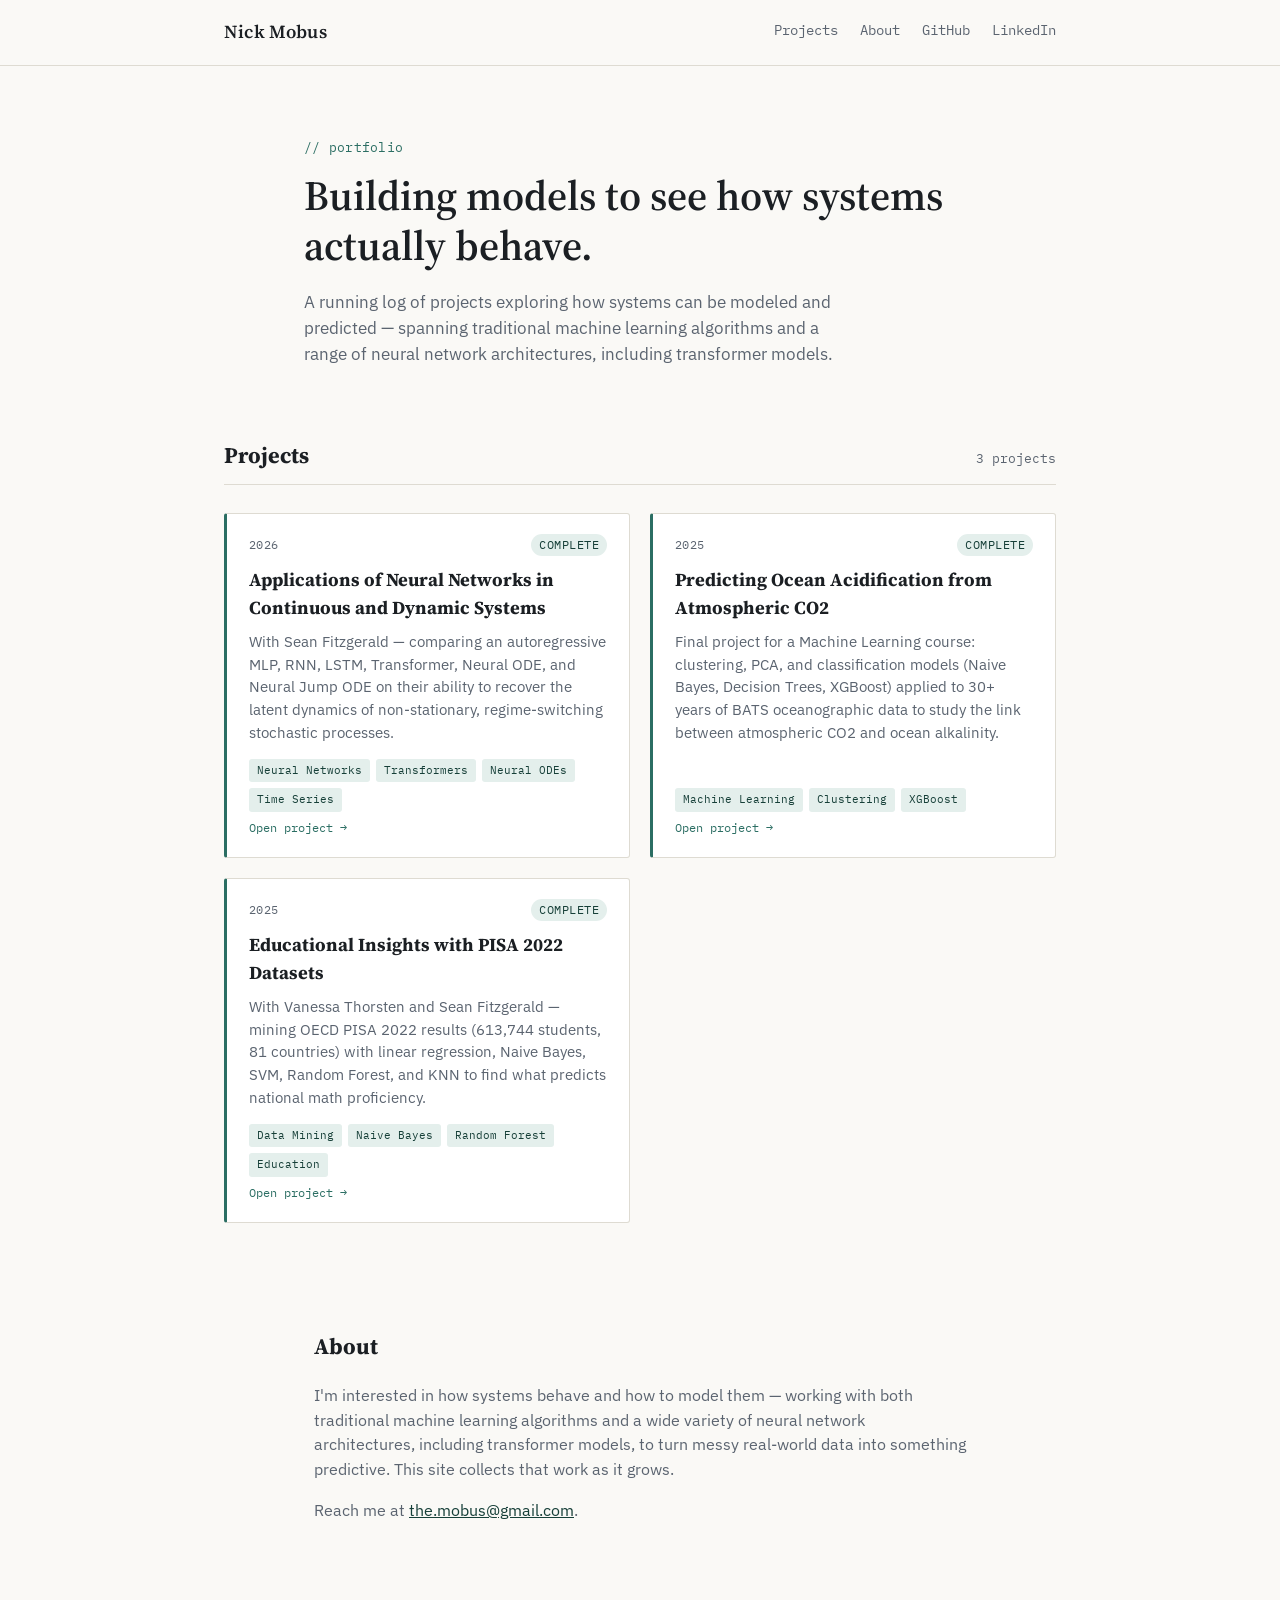
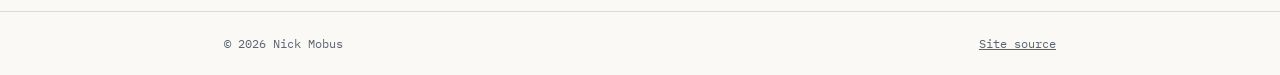
<file: index.html>
<!DOCTYPE html>
<html lang="en">
<head>
  <meta charset="UTF-8" />
  <meta name="viewport" content="width=device-width, initial-scale=1.0" />
  <title>Nick Mobus — Projects</title>
  <meta name="description" content="A collection of data science, machine learning, and computational projects by Nick Mobus." />

  <!-- Open Graph / social link previews -->
  <meta property="og:type" content="website" />
  <meta property="og:url" content="https://nickmobus.github.io/" />
  <meta property="og:title" content="Nick Mobus — Projects" />
  <meta property="og:description" content="A collection of data science, machine learning, and computational projects by Nick Mobus." />
  <meta property="og:image" content="https://nickmobus.github.io/assets/img/og-banner.png" />
  <meta property="og:image:width" content="1200" />
  <meta property="og:image:height" content="630" />
  <meta name="twitter:card" content="summary_large_image" />
  <meta name="twitter:title" content="Nick Mobus — Projects" />
  <meta name="twitter:description" content="A collection of data science, machine learning, and computational projects by Nick Mobus." />
  <meta name="twitter:image" content="https://nickmobus.github.io/assets/img/og-banner.png" />

  <link rel="preconnect" href="https://fonts.googleapis.com">
  <link rel="preconnect" href="https://fonts.gstatic.com" crossorigin>
  <link href="https://fonts.googleapis.com/css2?family=Source+Serif+4:opsz,wght@8..60,400;8..60,600&family=IBM+Plex+Sans:wght@400;500;600&family=IBM+Plex+Mono:wght@400;500&display=swap" rel="stylesheet">
  <link rel="stylesheet" href="assets/css/style.css" />
</head>
<body>

  <header class="site-header">
    <div class="wrap header-inner">
      <a class="wordmark" href="#top">Nick Mobus</a>
      <nav class="site-nav">
        <a href="#projects">Projects</a>
        <a href="#about">About</a>
        <a href="https://github.com/NickMobus" target="_blank" rel="noopener">GitHub</a>
        <a href="http://www.linkedin.com/in/nick-mobus-4a937354" target="_blank" rel="noopener">LinkedIn</a>
      </nav>
    </div>
  </header>

  <main id="top">
    <section class="hero wrap">
      <p class="eyebrow">// portfolio</p>
      <h1>Building models to see how systems actually behave.</h1>
      <p class="hero-sub">
        A running log of projects exploring how systems can be modeled and predicted — spanning
        traditional machine learning algorithms and a range of neural network architectures,
        including transformer models.
      </p>
    </section>

    <section id="projects" class="projects wrap">
      <div class="section-head">
        <h2>Projects</h2>
        <span class="count" id="project-count" aria-live="polite"></span>
      </div>
      <div class="project-grid" id="project-grid">
        <!-- Cards are rendered here by assets/js/main.js from projects.json -->
        <p class="loading">Loading projects…</p>
      </div>
    </section>

    <section id="about" class="about wrap">
      <h2>About</h2>
      <p>
        I'm interested in how systems behave and how to model them — working with both
        traditional machine learning algorithms and a wide variety of neural network
        architectures, including transformer models, to turn messy real-world data into
        something predictive. This site collects that work as it grows.
      </p>
      <p class="contact-line">
        Reach me at <a href="mailto:the.mobus@gmail.com">the.mobus@gmail.com</a>.
      </p>
    </section>
  </main>

  <footer class="site-footer">
    <div class="wrap">
      <span>&copy; <span id="year"></span> Nick Mobus</span>
      <a href="https://github.com/NickMobus/NickMobus.github.io" target="_blank" rel="noopener">Site source</a>
    </div>
  </footer>

  <script src="assets/js/main.js"></script>
</body>
</html>
</file>
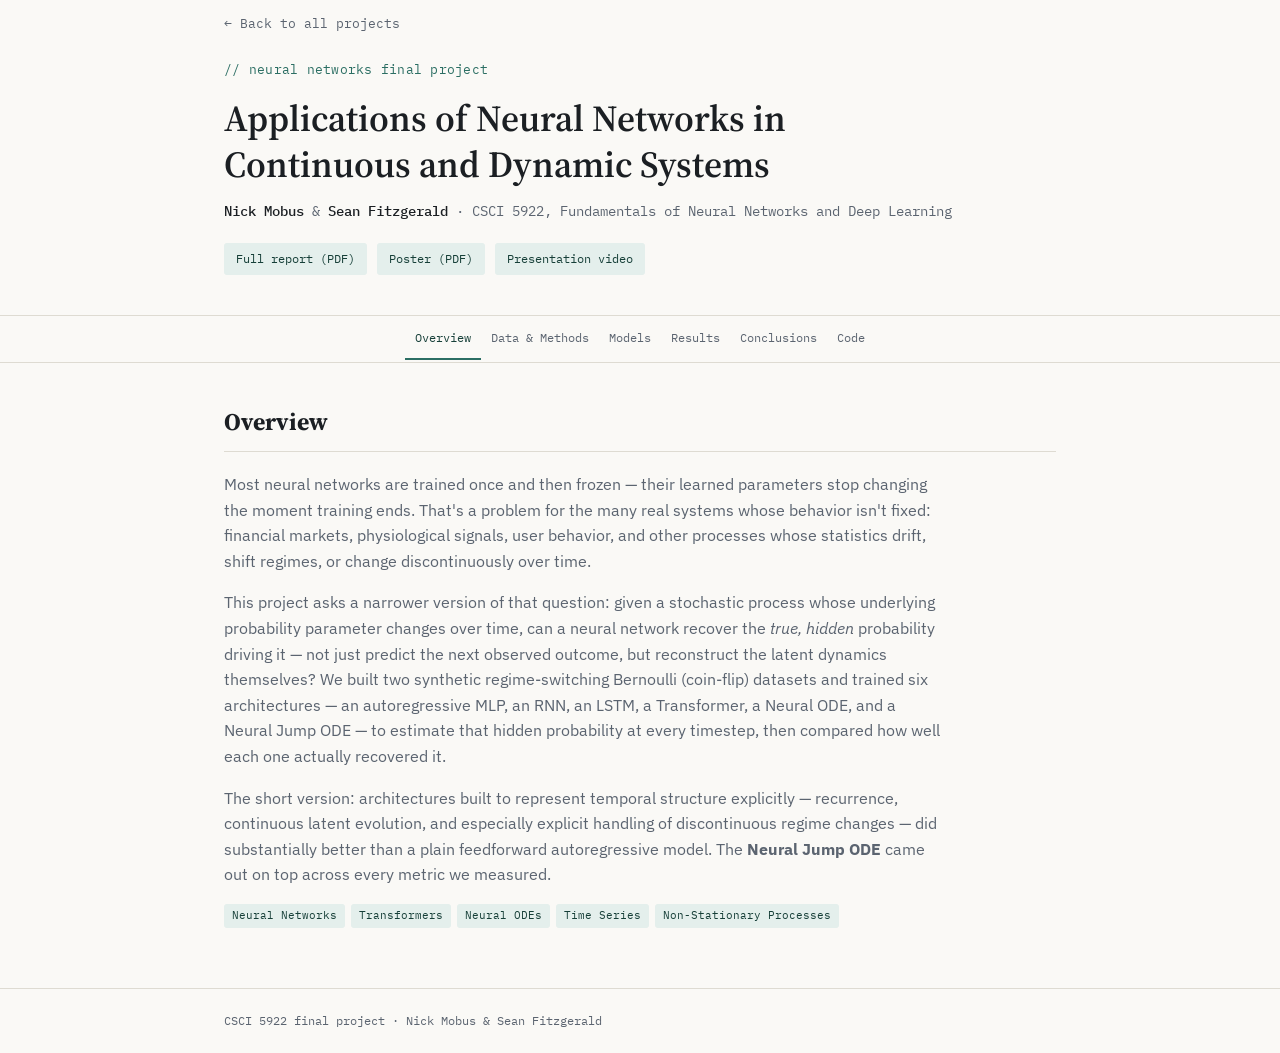
<file: projects/neural-dynamic-systems/index.html>
<!DOCTYPE html>
<html lang="en">
<head>
  <meta charset="UTF-8" />
  <meta name="viewport" content="width=device-width, initial-scale=1.0" />
  <title>Applications of Neural Networks in Continuous and Dynamic Systems</title>
  <meta name="description" content="Comparing MLP, RNN, LSTM, Transformer, Neural ODE, and Neural Jump ODE architectures on their ability to recover the latent dynamics of non-stationary, regime-switching stochastic processes." />
  <link rel="preconnect" href="https://fonts.googleapis.com">
  <link rel="preconnect" href="https://fonts.gstatic.com" crossorigin>
  <link href="https://fonts.googleapis.com/css2?family=Source+Serif+4:opsz,wght@8..60,400;8..60,600&family=IBM+Plex+Sans:wght@400;500;600&family=IBM+Plex+Mono:wght@400;500&display=swap" rel="stylesheet">
  <style>
    :root {
      --paper: #faf9f6;
      --paper-raised: #ffffff;
      --ink: #1b1f23;
      --ink-soft: #5b6470;
      --hairline: #dedbd2;
      --accent: #2b6e63;
      --accent-tint: #e4efec;
      --accent-ink: #163f38;
      --font-display: "Source Serif 4", Georgia, serif;
      --font-body: "IBM Plex Sans", -apple-system, BlinkMacSystemFont, sans-serif;
      --font-mono: "IBM Plex Mono", "SFMono-Regular", Consolas, monospace;
      --radius: 3px;
      --wrap: 880px;
    }
    * { box-sizing: border-box; }
    html { scroll-behavior: smooth; }
    body {
      margin: 0;
      background: var(--paper);
      color: var(--ink);
      font-family: var(--font-body);
      line-height: 1.6;
      -webkit-font-smoothing: antialiased;
    }
    .wrap { max-width: var(--wrap); margin: 0 auto; padding: 0 24px; }
    a { color: var(--accent-ink); }

    .back-link {
      display: block;
      font-family: var(--font-mono);
      font-size: 0.8rem;
      color: var(--ink-soft);
      text-decoration: none;
      padding: 14px 0;
    }
    .back-link:hover { color: var(--accent-ink); }

    header.report-header {
      border-bottom: 1px solid var(--hairline);
      padding: 12px 0 40px;
    }
    .eyebrow {
      font-family: var(--font-mono);
      font-size: 0.8rem;
      color: var(--accent);
      margin: 0 0 14px;
      letter-spacing: 0.02em;
    }
    h1 {
      font-family: var(--font-display);
      font-weight: 600;
      font-size: clamp(1.7rem, 3.6vw, 2.3rem);
      line-height: 1.25;
      margin: 0 0 14px;
      max-width: 30ch;
    }
    .byline {
      font-family: var(--font-mono);
      font-size: 0.85rem;
      color: var(--ink-soft);
      margin: 0 0 20px;
    }
    .byline strong { color: var(--ink); font-weight: 500; }

    .resource-links {
      display: flex;
      flex-wrap: wrap;
      gap: 10px;
      margin-top: 8px;
    }
    .resource-links a {
      font-family: var(--font-mono);
      font-size: 0.78rem;
      color: var(--accent-ink);
      background: var(--accent-tint);
      border-radius: var(--radius);
      padding: 6px 12px;
      text-decoration: none;
    }
    .resource-links a:hover { text-decoration: underline; }

    /* Tab nav */
    .tabs {
      position: sticky;
      top: 0;
      z-index: 10;
      background: var(--paper);
      border-bottom: 1px solid var(--hairline);
    }
    .tabs .wrap {
      display: flex;
      flex-wrap: wrap;
      justify-content: center;
      padding-top: 2px;
      padding-bottom: 2px;
    }
    .tabs a {
      display: inline-block;
      font-family: var(--font-mono);
      font-size: 0.78rem;
      color: var(--ink-soft);
      text-decoration: none;
      padding: 10px 10px;
      border-bottom: 2px solid transparent;
      white-space: nowrap;
    }
    .tabs a:hover { color: var(--accent-ink); }
    .tabs a.active { color: var(--accent-ink); border-color: var(--accent); }

    section { display: none; padding: 40px 0 56px; }
    section.active { display: block; }

    section h2 {
      font-family: var(--font-display);
      font-size: 1.5rem;
      margin: 0 0 20px;
      border-bottom: 1px solid var(--hairline);
      padding-bottom: 10px;
    }
    section h3 {
      font-family: var(--font-display);
      font-size: 1.15rem;
      margin: 32px 0 12px;
    }
    section p { color: var(--ink-soft); max-width: 72ch; }
    section ul { color: var(--ink-soft); max-width: 72ch; }

    figure { margin: 24px 0; }
    figure img {
      max-width: 100%;
      border: 1px solid var(--hairline);
      border-radius: var(--radius);
      background: var(--paper-raised);
    }
    figcaption {
      font-family: var(--font-mono);
      font-size: 0.78rem;
      color: var(--ink-soft);
      margin-top: 8px;
    }

    .fig-grid {
      display: grid;
      grid-template-columns: repeat(auto-fit, minmax(300px, 1fr));
      gap: 24px;
    }

    table.results {
      width: 100%;
      border-collapse: collapse;
      font-size: 0.9rem;
      margin: 20px 0;
    }
    table.results caption {
      caption-side: top;
      text-align: left;
      font-family: var(--font-mono);
      font-size: 0.78rem;
      color: var(--ink-soft);
      margin-bottom: 10px;
    }
    table.results th, table.results td {
      border: 1px solid var(--hairline);
      padding: 8px 12px;
      text-align: left;
    }
    table.results thead th {
      background: var(--accent-tint);
      color: var(--accent-ink);
      font-family: var(--font-mono);
      font-weight: 500;
      font-size: 0.78rem;
    }
    table.results tbody th { font-weight: 500; }
    table.results tr.best td, table.results tr.best th { background: var(--accent-tint); }
    td.num, th.num { font-family: var(--font-mono); font-variant-numeric: tabular-nums; }

    .tag-row { display: flex; flex-wrap: wrap; gap: 6px; margin: 16px 0 4px; }
    .tag {
      font-family: var(--font-mono);
      font-size: 0.7rem;
      color: var(--accent-ink);
      background: var(--accent-tint);
      padding: 3px 8px;
      border-radius: var(--radius);
    }

    .notebook-list { list-style: none; margin: 0; padding: 0; display: grid; gap: 8px; }
    .notebook-list a {
      display: block;
      font-family: var(--font-mono);
      font-size: 0.85rem;
      padding: 10px 14px;
      border: 1px solid var(--hairline);
      border-left: 3px solid var(--accent);
      border-radius: var(--radius);
      background: var(--paper-raised);
      text-decoration: none;
      color: var(--ink);
    }
    .notebook-list a:hover { border-color: var(--accent); }
    .notebook-list span { color: var(--ink-soft); font-family: var(--font-body); font-size: 0.82rem; }

    footer.report-footer {
      border-top: 1px solid var(--hairline);
      padding: 22px 0;
      font-family: var(--font-mono);
      font-size: 0.78rem;
      color: var(--ink-soft);
    }
  </style>
</head>
<body>

  <div class="wrap">
    <a class="back-link" href="../../index.html">&larr; Back to all projects</a>
  </div>

  <header class="report-header">
    <div class="wrap">
      <p class="eyebrow">// neural networks final project</p>
      <h1>Applications of Neural Networks in Continuous and Dynamic Systems</h1>
      <p class="byline">
        <strong>Nick Mobus</strong> &amp; <strong>Sean Fitzgerald</strong> &middot;
        CSCI 5922, Fundamentals of Neural Networks and Deep Learning
      </p>
      <div class="resource-links">
        <a href="NN_Final_Project_Report_Nick_Mobus_and_Sean_Fitzgerald.pdf" target="_blank">Full report (PDF)</a>
        <a href="NN_Final_Project_Poster.pdf" target="_blank">Poster (PDF)</a>
        <a href="https://youtu.be/qlE2N5_VcXM" target="_blank" rel="noopener">Presentation video</a>
      </div>
    </div>
  </header>

  <nav class="tabs">
    <div class="wrap">
      <a href="#overview" class="active">Overview</a>
      <a href="#data">Data &amp; Methods</a>
      <a href="#models">Models</a>
      <a href="#results">Results</a>
      <a href="#conclusions">Conclusions</a>
      <a href="#code">Code</a>
    </div>
  </nav>

  <div class="wrap">

    <section id="overview" class="active">
      <h2>Overview</h2>
      <p>
        Most neural networks are trained once and then frozen — their learned parameters stop
        changing the moment training ends. That's a problem for the many real systems whose
        behavior isn't fixed: financial markets, physiological signals, user behavior, and other
        processes whose statistics drift, shift regimes, or change discontinuously over time.
      </p>
      <p>
        This project asks a narrower version of that question: given a stochastic process whose
        underlying probability parameter changes over time, can a neural network recover the
        <em>true, hidden</em> probability driving it — not just predict the next observed
        outcome, but reconstruct the latent dynamics themselves? We built two synthetic
        regime-switching Bernoulli (coin-flip) datasets and trained six architectures — an
        autoregressive MLP, an RNN, an LSTM, a Transformer, a Neural ODE, and a Neural Jump ODE —
        to estimate that hidden probability at every timestep, then compared how well each one
        actually recovered it.
      </p>
      <p>
        The short version: architectures built to represent temporal structure explicitly — recurrence,
        continuous latent evolution, and especially explicit handling of discontinuous regime
        changes — did substantially better than a plain feedforward autoregressive model. The
        <strong>Neural Jump ODE</strong> came out on top across every metric we measured.
      </p>
      <div class="tag-row">
        <span class="tag">Neural Networks</span>
        <span class="tag">Transformers</span>
        <span class="tag">Neural ODEs</span>
        <span class="tag">Time Series</span>
        <span class="tag">Non-Stationary Processes</span>
      </div>
    </section>

    <section id="data">
      <h2>Data &amp; Methods</h2>
      <p>
        Rather than using a real-world dataset, we generated synthetic data so that the true
        latent probability at every timestep would be known exactly — which makes it possible to
        score each model on how well it recovers the underlying dynamics, not just how well it
        predicts the next coin flip.
      </p>
      <p>
        Both datasets are sequences of binary outcomes drawn from a Bernoulli process whose success
        probability <em>p</em> changes over time via regime switching:
      </p>
      <ul>
        <li><strong>Deterministic ("clean") dataset</strong> — <em>p</em> switches between regimes on a fixed
          schedule, producing sharp, predictable transitions.</li>
        <li><strong>Probabilistic ("noisy") dataset</strong> — regime switches themselves happen
          stochastically, and additive Gaussian noise is layered on top, producing smoother, more
          gradual drift in <em>p</em>.</li>
      </ul>
      <p>
        Each model's final sigmoid output at each timestep is treated as its estimate of the
        latent <em>p</em>, and evaluated against the true generating value.
      </p>
      <figure>
        <img src="latent_p_det_vs_prob.png" alt="Comparison of the deterministic and probabilistic latent probability series used to generate the two toy datasets" />
        <figcaption>The two synthetic latent-probability series: deterministic regime switching vs. probabilistic switching with noise.</figcaption>
      </figure>
      <h3>Evaluation metrics</h3>
      <ul>
        <li><strong>MAE</strong> — average magnitude of prediction error.</li>
        <li><strong>RMSE</strong> — emphasizes larger errors, useful for spotting models that miss
          regime changes badly.</li>
        <li><strong>Correlation</strong> — how well a model tracks the true probability's temporal
          structure, independent of scale.</li>
      </ul>
    </section>

    <section id="models">
      <h2>Models</h2>
      <p>Six architectures were trained and evaluated on identical train/test splits (n=5000 each), on both the clean and noisy datasets:</p>
      <div class="fig-grid">
        <figure>
          <img src="true_vs_pred_p_over_samples_autoregressive_mlp.png" alt="True vs. predicted probability for the autoregressive MLP" />
          <figcaption>Autoregressive MLP — a feedforward baseline with a fixed lookback window.</figcaption>
        </figure>
        <figure>
          <img src="true_vs_pred_p_over_samples_rnn_test_noisy.png" alt="True vs. predicted probability for the RNN on the noisy test set" />
          <figcaption>RNN — recurrent baseline, noisy test set.</figcaption>
        </figure>
        <figure>
          <img src="true_vs_pred_p_lstm_test_noisy.png" alt="True vs. predicted probability for the LSTM on the noisy test set" />
          <figcaption>LSTM — gated recurrence, noisy test set.</figcaption>
        </figure>
        <figure>
          <img src="true_vs_pred_p_transformer_test_noisy.png" alt="True vs. predicted probability for the Transformer on the noisy test set" />
          <figcaption>Transformer — self-attention over the input window, noisy test set.</figcaption>
        </figure>
        <figure>
          <img src="true_vs_pred_p_neural_ode_test_noisy.png" alt="True vs. predicted probability for the Neural ODE on the noisy test set" />
          <figcaption>Neural ODE — continuous-time latent state evolution, noisy test set.</figcaption>
        </figure>
        <figure>
          <img src="true_vs_pred_p_neural_jump_ode_test_noisy.png" alt="True vs. predicted probability for the Neural Jump ODE on the noisy test set" />
          <figcaption>Neural Jump ODE — continuous evolution plus explicit jumps at regime changes, noisy test set.</figcaption>
        </figure>
      </div>
    </section>

    <section id="results">
      <h2>Results</h2>
      <p>
        The Neural Jump ODE achieved the best score on every metric, on both datasets, with the
        LSTM a close second. The Transformer underperformed the recurrent and continuous-time
        models without extensive tuning. Interestingly, every model scored better on the
        <em>noisy</em> dataset than the clean one — the noisy dataset's smoother, probabilistic
        transitions turned out to be easier to track than the clean dataset's sharp, deterministic
        regime switches.
      </p>
      <table class="results">
        <caption>Table 1 &mdash; Model performance on clean and noisy datasets (lower MAE/RMSE and higher correlation are better)</caption>
        <thead>
          <tr>
            <th rowspan="2">Model</th>
            <th colspan="3">Clean data</th>
            <th colspan="3">Noisy data</th>
          </tr>
          <tr>
            <th class="num">MAE</th><th class="num">RMSE</th><th class="num">Corr</th>
            <th class="num">MAE</th><th class="num">RMSE</th><th class="num">Corr</th>
          </tr>
        </thead>
        <tbody>
          <tr>
            <th>MLP</th>
            <td class="num">0.0518</td><td class="num">0.0658</td><td class="num">0.8493</td>
            <td class="num">0.0404</td><td class="num">0.0506</td><td class="num">0.8911</td>
          </tr>
          <tr>
            <th>RNN</th>
            <td class="num">0.0362</td><td class="num">0.0472</td><td class="num">0.9266</td>
            <td class="num">0.0300</td><td class="num">0.0374</td><td class="num">0.9467</td>
          </tr>
          <tr>
            <th>LSTM</th>
            <td class="num">0.0340</td><td class="num">0.0444</td><td class="num">0.9373</td>
            <td class="num">0.0268</td><td class="num">0.0335</td><td class="num">0.9473</td>
          </tr>
          <tr>
            <th>Transformer</th>
            <td class="num">0.0685</td><td class="num">0.0864</td><td class="num">0.7207</td>
            <td class="num">0.0524</td><td class="num">0.0648</td><td class="num">0.7725</td>
          </tr>
          <tr>
            <th>Neural ODE</th>
            <td class="num">0.0464</td><td class="num">0.0601</td><td class="num">0.8827</td>
            <td class="num">0.0321</td><td class="num">0.0401</td><td class="num">0.9291</td>
          </tr>
          <tr class="best">
            <th>Neural Jump ODE</th>
            <td class="num">0.0336</td><td class="num">0.0435</td><td class="num">0.9374</td>
            <td class="num">0.0256</td><td class="num">0.0324</td><td class="num">0.9521</td>
          </tr>
        </tbody>
      </table>
      <div class="fig-grid">
        <figure>
          <img src="true_vs_pred_p_neural_jump_ode_test.png" alt="Neural Jump ODE true vs. predicted probability on the clean test set" />
          <figcaption>Neural Jump ODE, clean test set — the strongest overall model.</figcaption>
        </figure>
        <figure>
          <img src="true_vs_pred_p_neural_jump_ode_test_noisy.png" alt="Neural Jump ODE true vs. predicted probability on the noisy test set" />
          <figcaption>Neural Jump ODE, noisy test set.</figcaption>
        </figure>
      </div>
    </section>

    <section id="conclusions">
      <h2>Conclusions</h2>
      <p>
        Architectural inductive bias matters for non-stationary processes. Models that explicitly
        represent temporal memory, continuous latent evolution, or discontinuous regime changes —
        recurrence, Neural ODEs, and especially the jump mechanism in the Neural Jump ODE — tracked
        the true dynamics far better than a plain feedforward autoregressive model with a fixed
        receptive field. The Transformer's relatively weak showing suggests attention alone, without
        substantial tuning, isn't a natural fit for this kind of task.
      </p>
      <p>
        The main limitation is scope: this used controlled synthetic Bernoulli processes, not
        real-world data, so it's an open question how well these findings transfer to
        higher-dimensional, longer-horizon, or partially observed systems. The full report covers
        this in more depth, along with an ablation-focused direction for future work and a
        discussion of the ethical considerations that come with applying these architectures
        (finance, healthcare, behavioral prediction) to systems where mis-modeled non-stationarity
        has real consequences.
      </p>
    </section>

    <section id="code">
      <h2>Code</h2>
      <p>Each model was trained and evaluated in its own notebook, all built on a shared toy-data generation package.</p>
      <ul class="notebook-list">
        <li><a href="toy_dataset_generator.ipynb">toy_dataset_generator.ipynb</a><br><span>Generates the deterministic and probabilistic regime-switching datasets.</span></li>
        <li><a href="Autoregressive_MLP_on_toy_data.ipynb">Autoregressive_MLP_on_toy_data.ipynb</a></li>
        <li><a href="RNN_on_toy_data.ipynb">RNN_on_toy_data.ipynb</a></li>
        <li><a href="LSTM_on_toy_data.ipynb">LSTM_on_toy_data.ipynb</a></li>
        <li><a href="Transformer_on_toy_data.ipynb">Transformer_on_toy_data.ipynb</a></li>
        <li><a href="Neural_ODE_on_toy_data.ipynb">Neural_ODE_on_toy_data.ipynb</a></li>
        <li><a href="Neural_Jump_ODE_on_toy_data.ipynb">Neural_Jump_ODE_on_toy_data.ipynb</a></li>
        <li><a href="methods_graph.ipynb">methods_graph.ipynb</a><br><span>Builds the architecture/methods diagram used in the report.</span></li>
      </ul>
      <p style="margin-top: 20px;">
        The <code>toy_data/</code> folder contains the shared data-generation package
        (<code>generation.py</code>, <code>adapters.py</code>, <code>plotting.py</code>) and the
        pre-generated train/test JSON files each notebook loads.
      </p>
    </section>

  </div>

  <footer class="report-footer">
    <div class="wrap">
      <span>CSCI 5922 final project &middot; Nick Mobus &amp; Sean Fitzgerald</span>
    </div>
  </footer>

  <script>
    const tabs = document.querySelectorAll('.tabs a');
    const allSections = document.querySelectorAll('section[id]');

    function activate(id) {
      tabs.forEach(t => t.classList.toggle('active', t.getAttribute('href') === '#' + id));
      allSections.forEach(s => s.classList.toggle('active', s.id === id));
    }

    tabs.forEach(tab => {
      tab.addEventListener('click', (e) => {
        e.preventDefault();
        const id = tab.getAttribute('href').slice(1);
        activate(id);
        history.replaceState(null, '', '#' + id);
        window.scrollTo({ top: 0 });
      });
    });

    const initial = window.location.hash ? window.location.hash.slice(1) : 'overview';
    activate(document.getElementById(initial) ? initial : 'overview');
  </script>

</body>
</html>
</file>
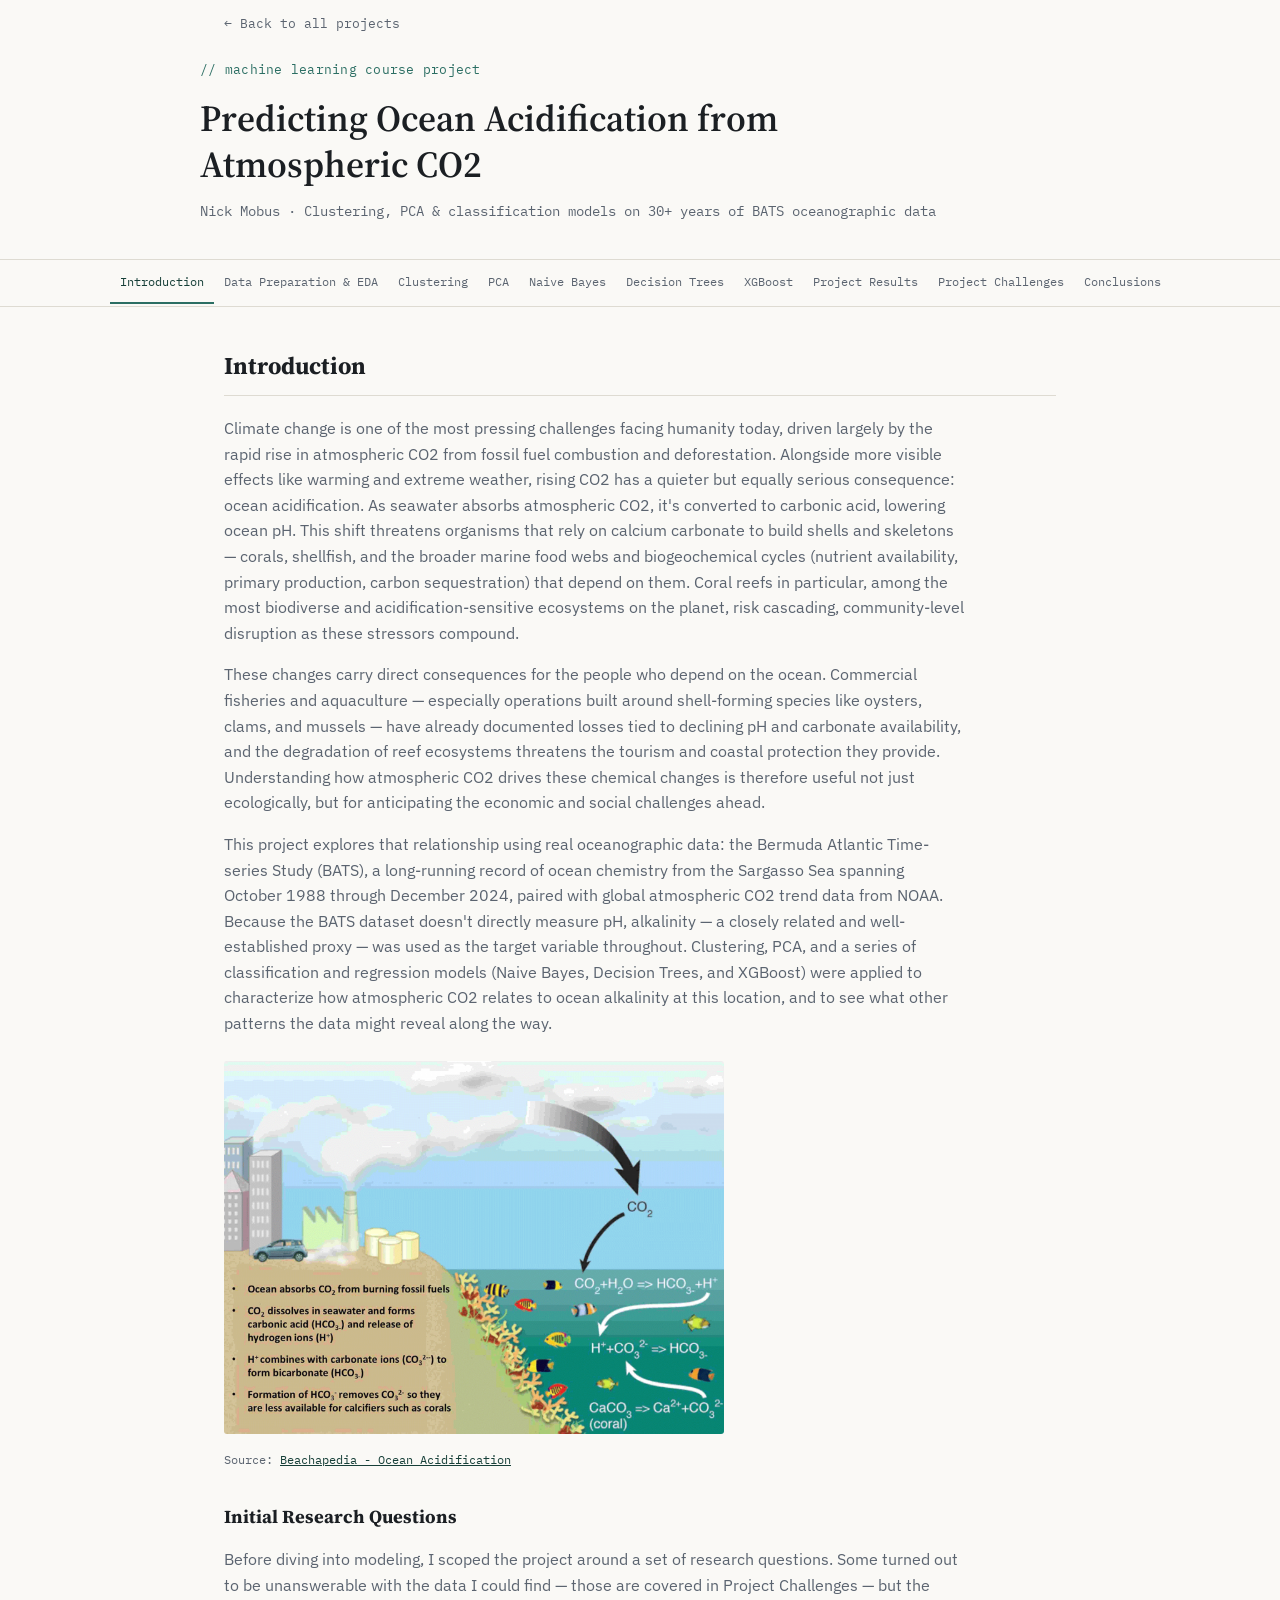
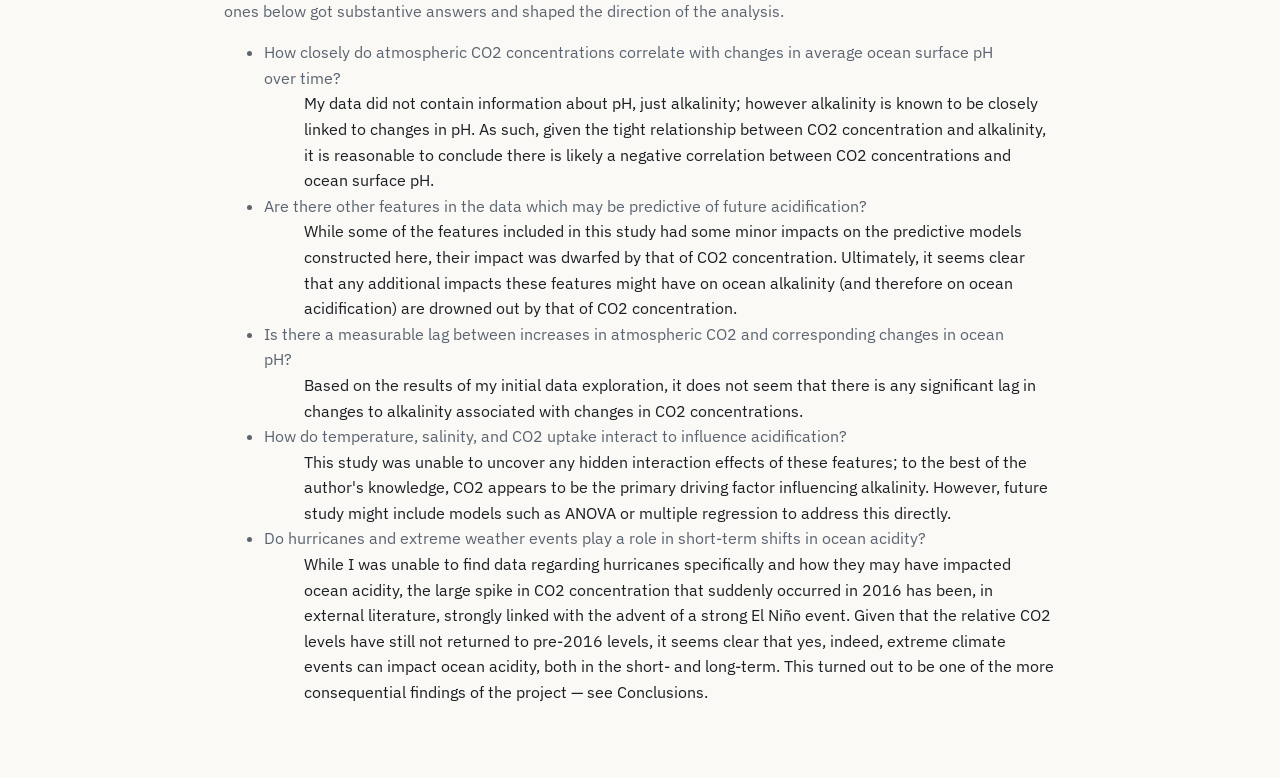
<file: projects/ocean-acidification/index.html>
<!DOCTYPE html>
<html lang="en">
<head>
  <meta charset="UTF-8" />
  <meta name="viewport" content="width=device-width, initial-scale=1.0" />
  <title>Predicting Ocean Acidification from Atmospheric CO2</title>
  <meta name="description" content="Final project for a Machine Learning course: clustering, PCA, and classification models (Naive Bayes, Decision Trees, XGBoost) applied to 30+ years of BATS oceanographic data to study the link between atmospheric CO2 and ocean alkalinity." />
  <link rel="preconnect" href="https://fonts.googleapis.com">
  <link rel="preconnect" href="https://fonts.gstatic.com" crossorigin>
  <link href="https://fonts.googleapis.com/css2?family=Source+Serif+4:opsz,wght@8..60,400;8..60,600&family=IBM+Plex+Sans:wght@400;500;600&family=IBM+Plex+Mono:wght@400;500&display=swap" rel="stylesheet">
  <style>
    :root {
      --paper: #faf9f6;
      --paper-raised: #ffffff;
      --ink: #1b1f23;
      --ink-soft: #5b6470;
      --hairline: #dedbd2;
      --accent: #2b6e63;
      --accent-tint: #e4efec;
      --accent-ink: #163f38;
      --font-display: "Source Serif 4", Georgia, serif;
      --font-body: "IBM Plex Sans", -apple-system, BlinkMacSystemFont, sans-serif;
      --font-mono: "IBM Plex Mono", "SFMono-Regular", Consolas, monospace;
      --radius: 3px;
      --wrap: 880px;
    }
    * { box-sizing: border-box; }
    html { scroll-behavior: smooth; }
    body {
      margin: 0;
      background: var(--paper);
      color: var(--ink);
      font-family: var(--font-body);
      line-height: 1.6;
      -webkit-font-smoothing: antialiased;
    }
    a { color: var(--accent-ink); }

    .back-link {
      display: block;
      max-width: var(--wrap);
      margin: 0 auto;
      font-family: var(--font-mono);
      font-size: 0.8rem;
      color: var(--ink-soft);
      text-decoration: none;
      padding: 14px 24px;
    }
    .back-link:hover { color: var(--accent-ink); }

    .report-header {
      border-bottom: 1px solid var(--hairline);
      padding: 12px 24px 36px;
    }
    .report-header-inner { max-width: var(--wrap); margin: 0 auto; }
    .eyebrow {
      font-family: var(--font-mono);
      font-size: 0.8rem;
      color: var(--accent);
      margin: 0 0 14px;
      letter-spacing: 0.02em;
    }
    .report-header h1 {
      font-family: var(--font-display);
      font-weight: 600;
      font-size: clamp(1.7rem, 3.6vw, 2.3rem);
      line-height: 1.25;
      margin: 0 0 14px;
      max-width: 32ch;
    }
    .byline {
      font-family: var(--font-mono);
      font-size: 0.85rem;
      color: var(--ink-soft);
      margin: 0;
    }

    /* Navigation Tabs */
    .tabs {
      position: sticky;
      top: 0;
      z-index: 10;
      background: var(--paper);
      border-bottom: 1px solid var(--hairline);
      display: flex;
      flex-wrap: wrap;
      justify-content: center;
      padding: 2px 16px;
    }

    .tabs a {
      display: inline-block;
      font-family: var(--font-mono);
      font-size: 0.78rem;
      color: var(--ink-soft);
      text-decoration: none;
      padding: 10px 10px;
      border-bottom: 2px solid transparent;
      white-space: nowrap;
    }

    .tabs a:hover {
      color: var(--accent-ink);
    }

    .tabs a.active {
      color: var(--accent-ink);
      border-color: var(--accent);
    }

    /* Section Styling */
    section {
      display: none;
      max-width: var(--wrap);
      margin: 0 auto;
      padding: 40px 24px 56px;
    }

    section.active {
      display: block;
    }

    section h2 {
      font-family: var(--font-display);
      font-size: 1.5rem;
      margin: 0 0 20px;
      border-bottom: 1px solid var(--hairline);
      padding-bottom: 10px;
    }

    section h3 {
      font-family: var(--font-display);
      font-size: 1.15rem;
      margin: 32px 0 12px;
    }

    section p, section li {
      color: var(--ink-soft);
      max-width: 74ch;
    }

    figure {
      margin: 24px 0;
    }

    img {
      max-width: 100%;
      height: auto;
      border-radius: var(--radius);
      background: var(--paper-raised);
    }

    figcaption {
      font-family: var(--font-mono);
      font-size: 0.78rem;
      color: var(--ink-soft);
      margin-top: 8px;
    }

    table {
      border-collapse: collapse;
      font-family: var(--font-mono);
      font-size: 0.78rem;
      margin: 16px 0;
    }

    table.dataframe {
      display: block;
      overflow-x: auto;
      white-space: nowrap;
      max-width: 100%;
    }

    table th, table td {
      border: 1px solid var(--hairline);
      padding: 6px 10px;
      text-align: right;
    }

    table thead th {
      background: var(--accent-tint);
      color: var(--accent-ink);
      font-weight: 500;
    }

    pre {
      font-family: var(--font-mono);
      font-size: 0.8rem;
      background: var(--paper-raised);
      border: 1px solid var(--hairline);
      border-radius: var(--radius);
      padding: 14px;
      overflow-x: auto;
      max-width: 100%;
    }

    .formula {
      font-family: var(--font-mono);
      font-size: 0.85rem;
      color: var(--ink);
      background: var(--paper-raised);
      border: 1px solid var(--hairline);
      border-left: 3px solid var(--accent);
      border-radius: var(--radius);
      padding: 14px 18px;
      margin: 16px 0;
      line-height: 1.9;
      overflow-x: auto;
    }
  </style>
</head>
<body>

  <a class="back-link" href="../../index.html">&larr; Back to all projects</a>

  <header class="report-header">
    <div class="report-header-inner">
      <p class="eyebrow">// machine learning course project</p>
      <h1>Predicting Ocean Acidification from Atmospheric CO2</h1>
      <p class="byline">Nick Mobus &middot; Clustering, PCA &amp; classification models on 30+ years of BATS oceanographic data</p>
    </div>
  </header>

  <!-- Navigation Tabs -->
  <div class="tabs">
    <a href="#introduction" class="active">Introduction</a>
    <a href="#dataprep">Data Preparation &amp; EDA</a>
    <a href="#clustering">Clustering</a>
    <a href="#pca">PCA</a>
    <a href="#naivebayes">Naive Bayes</a>
    <a href="#dectrees">Decision Trees</a>
    <a href="#xgboost">XGBoost</a>
    <a href="#results">Project Results</a>
    <a href="#challenges">Project Challenges</a>
    <a href="#conclusions">Conclusions</a>
  </div>

  <!-- Page Sections -->
  <section id="introduction" class="active">
  <h2>Introduction</h2>
  <p>
    Climate change is one of the most pressing challenges facing humanity today, driven largely by the rapid rise in
    atmospheric CO2 from fossil fuel combustion and deforestation. Alongside more visible effects like warming and
    extreme weather, rising CO2 has a quieter but equally serious consequence: ocean acidification. As seawater absorbs
    atmospheric CO2, it's converted to carbonic acid, lowering ocean pH. This shift threatens organisms that rely on
    calcium carbonate to build shells and skeletons — corals, shellfish, and the broader marine food webs and
    biogeochemical cycles (nutrient availability, primary production, carbon sequestration) that depend on them. Coral
    reefs in particular, among the most biodiverse and acidification-sensitive ecosystems on the planet, risk cascading,
    community-level disruption as these stressors compound.
  </p>
  <p>
    These changes carry direct consequences for the people who depend on the ocean. Commercial fisheries and
    aquaculture — especially operations built around shell-forming species like oysters, clams, and mussels — have
    already documented losses tied to declining pH and carbonate availability, and the degradation of reef ecosystems
    threatens the tourism and coastal protection they provide. Understanding how atmospheric CO2 drives these chemical
    changes is therefore useful not just ecologically, but for anticipating the economic and social challenges ahead.
  </p>
  <p>
    This project explores that relationship using real oceanographic data: the Bermuda Atlantic Time-series Study
    (BATS), a long-running record of ocean chemistry from the Sargasso Sea spanning October 1988 through December
    2024, paired with global atmospheric CO2 trend data from NOAA. Because the BATS dataset doesn't directly measure
    pH, alkalinity — a closely related and well-established proxy — was used as the target variable throughout.
    Clustering, PCA, and a series of classification and regression models (Naive Bayes, Decision Trees, and XGBoost)
    were applied to characterize how atmospheric CO2 relates to ocean alkalinity at this location, and to see what
    other patterns the data might reveal along the way.
  </p>


    <!-- Image with link -->
  <figure>
  <img src="800px-Stressors_OAchemistryFig_large.png" 
       alt="Diagram showing the chemical process of ocean acidification and its stressors" 
       width="500">
  <figcaption>
    Source: <a href="https://beachapedia.org/Ocean_Acidification" target="_blank">Beachapedia - Ocean Acidification</a>
  </figcaption>
</figure>
  </p>
  <h3>Initial Research Questions</h3>
  <p>
    Before diving into modeling, I scoped the project around a set of research questions. Some turned out to be
    unanswerable with the data I could find — those are covered in Project Challenges — but the ones below got
    substantive answers and shaped the direction of the analysis.
  </p>
  <ul>
    <li>How closely do atmospheric CO2 concentrations correlate with changes in average ocean surface pH over time?</li>
      <ul>My data did not contain information about pH, just alkalinity; however alkalinity is known to be
        closely linked to changes in pH. As such, given the tight relationship between CO2 concentration and alkalinity,
        it is reasonable to conclude there is likely a negative correlation between CO2 concentrations and ocean surface
        pH.
      </ul>
    <li>Are there other features in the data which may be predictive of future acidification?</li>
      <ul> While some of the features included in this study had some minor impacts on the predictive models constructed
        here, their impact was dwarfed by that of CO2 concentration. Ultimately, it seems clear that any additional impacts
        these features might have on ocean alkalinity (and therefore on ocean acidification) are drowned out by that of
        CO2 concentration.
      </ul>
    <li>Is there a measurable lag between increases in atmospheric CO2 and corresponding changes in ocean pH?</li>
      <ul> Based on the results of my initial data exploration, it does not seem that there is any significant lag in changes
        to alkalinity associated with changes in CO2 concentrations.
      </ul>
    <li>How do temperature, salinity, and CO2 uptake interact to influence acidification?</li>
      <ul>This study was unable to uncover any hidden interaction effects of these features; to the best of the
        author's knowledge, CO2 appears to be the primary driving factor influencing alkalinity. However, future study might
        include models such as ANOVA or multiple regression to address this directly.
      </ul>
    <li>Do hurricanes and extreme weather events play a role in short-term shifts in ocean acidity?</li>
      <ul>While I was unable to find data regarding hurricanes specifically and how they may have impacted ocean acidity, the large
      spike in CO2 concentration that suddenly occurred in 2016 has been, in external literature, strongly linked with the
      advent of a strong El Niño event. Given that the relative CO2 levels have still not returned to pre-2016 levels, it
      seems clear that yes, indeed, extreme climate events can impact ocean acidity, both in the short- and long-term. This
      turned out to be one of the more consequential findings of the project — see Conclusions.</ul>
  </ul>
</section>


  <section id="dataprep">
    <h2>Data Preparation & EDA</h2>
    <p>Details on data cleaning, feature engineering, and exploratory data analysis (EDA).</p>
    <p>
      The following data on global average suface level atmospheric CO2 concentrations were obtained via API. The specific 
      API was obtained from PhilippSchmitt's ppm GitHub repository, found at 
      <a href="https://github.com/philippschmitt/ppm?utm_source=chatgpt.com">philippschmitt/ppm</a>; specifically, 
      the data obtained were the globally averaged marine surface monthly trend data, which was drawn from the 
      <a href="https://gml.noaa.gov/ccgg/trends/gl_data.html">NOAA Trends in Atmospheric Carbon Dioxide</a>.
    </p>
    <h2>Raw vs Parsed CO₂ Data</h2>

      <div style="margin-bottom: 2rem;">
        <h3>Raw JSON Data (First 5 Entries)</h3>
        <pre id="json-preview">Loading...</pre>
      </div>

      <div>
        <h3>Cleaned CSV Data (First 5 Rows)</h3>
        <table id="csv-preview" border="1" cellpadding="5" style="border-collapse: collapse;">
          <thead>
            <tr><th>Date</th><th>Year</th><th>Month</th><th>CO₂ (ppm)</th></tr>
          </thead>
          <tbody></tbody>
        </table>
      </div>
      <p>
        In addition to this data, which is intended primarily to be used to compare local conditions to global averages, 
        a more comprehensive, localized dataset pertaining to multiple measures of oceanic chemistry in the vicinity of 
        the Sargasso Sea from October 1988 through December 2024, known as the <a href="https://erddap.bco-dmo.org/erddap/info/bcodmo_dataset_3782_v8/index.html">
          Bermuda Atlantic Time-series Study (BATS)</a> was obtained. An image of the head of the obtained csv is shown 
        below.
      </p>

      <h3>Preview: BATS Dataset (First 10 Rows)</h3>
        <table border="1" class="dataframe">
  <thead>
    <tr style="text-align: right;">
      <th>time</th>
      <th>depth</th>
      <th>Temperature</th>
      <th>Salinity</th>
      <th>Oxygen_1</th>
      <th>CO2</th>
      <th>Alkalinity</th>
      <th>NO3_plus_NO2</th>
      <th>NO2</th>
      <th>PO4</th>
      <th>Silicate</th>
      <th>POC</th>
      <th>PON</th>
      <th>TOC</th>
      <th>TN</th>
      <th>Bact_Enum</th>
      <th>POP</th>
      <th>TDP</th>
      <th>SRP</th>
      <th>Bio_Si</th>
      <th>Litho_Si</th>
      <th>Prochlorococcus</th>
      <th>Synechococcus</th>
      <th>Picoeukaryotes</th>
      <th>Nanoeukaryotes</th>
      <th>yyyymmdd</th>
      <th>time_unitless</th>
      <th>decimal_year</th>
    </tr>
  </thead>
  <tbody>
    <tr>
      <td>UTC</td>
      <td>m</td>
      <td>degrees Celsius (°C)</td>
      <td>dimensionless</td>
      <td>micromoles per kilogram (umol/kg)</td>
      <td>micromoles per kilogram (umol/kg)</td>
      <td>microequivalents</td>
      <td>micromoles per kilogram (umol/kg)</td>
      <td>micromoles per kilogram (umol/kg)</td>
      <td>micromoles per kilogram (umol/kg)</td>
      <td>micromoles per kilogram (umol/kg)</td>
      <td>micrograms per kilogram (ug/kg)</td>
      <td>micrograms per kilogram (ug/kg)</td>
      <td>micromoles per kilogram (umol/kg)</td>
      <td>micromoles per kilogram (umol/kg)</td>
      <td>cells times 10^8 per kilogram</td>
      <td>micromoles per kilogram (umol/kg)</td>
      <td>nanomoles per kilogram (nmol/kg)</td>
      <td>nanomoles per kilogram (nmol/kg)</td>
      <td>micromoles per kilogram (umol/kg)</td>
      <td>micromoles per kilogram (umol/kg)</td>
      <td>cells per milliliter (cells/mL)</td>
      <td>cells per milliliter (cells/mL)</td>
      <td>cells per milliliter (cells/mL)</td>
      <td>cells per milliliter (cells/mL)</td>
      <td>unitless</td>
      <td>unitless</td>
      <td>unitless</td>
    </tr>
    <tr>
      <td>1988-10-20T22:30:00Z</td>
      <td>2000.5</td>
      <td>3.817</td>
      <td>34.993</td>
      <td>255.5</td>
      <td>NaN</td>
      <td>NaN</td>
      <td>NaN</td>
      <td>NaN</td>
      <td>NaN</td>
      <td>NaN</td>
      <td>NaN</td>
      <td>NaN</td>
      <td>NaN</td>
      <td>NaN</td>
      <td>NaN</td>
      <td>NaN</td>
      <td>NaN</td>
      <td>NaN</td>
      <td>NaN</td>
      <td>NaN</td>
      <td>NaN</td>
      <td>NaN</td>
      <td>NaN</td>
      <td>NaN</td>
      <td>19881020</td>
      <td>2230</td>
      <td>1988.8031</td>
    </tr>
    <tr>
      <td>1988-10-20T22:30:00Z</td>
      <td>2200.3</td>
      <td>3.577</td>
      <td>34.982</td>
      <td>256.8</td>
      <td>NaN</td>
      <td>NaN</td>
      <td>NaN</td>
      <td>NaN</td>
      <td>NaN</td>
      <td>NaN</td>
      <td>NaN</td>
      <td>NaN</td>
      <td>NaN</td>
      <td>NaN</td>
      <td>NaN</td>
      <td>NaN</td>
      <td>NaN</td>
      <td>NaN</td>
      <td>NaN</td>
      <td>NaN</td>
      <td>NaN</td>
      <td>NaN</td>
      <td>NaN</td>
      <td>NaN</td>
      <td>19881020</td>
      <td>2230</td>
      <td>1988.8031</td>
    </tr>
    <tr>
      <td>1988-10-20T22:30:00Z</td>
      <td>2398.9</td>
      <td>3.317</td>
      <td>NaN</td>
      <td>NaN</td>
      <td>NaN</td>
      <td>NaN</td>
      <td>NaN</td>
      <td>NaN</td>
      <td>NaN</td>
      <td>NaN</td>
      <td>NaN</td>
      <td>NaN</td>
      <td>NaN</td>
      <td>NaN</td>
      <td>NaN</td>
      <td>NaN</td>
      <td>NaN</td>
      <td>NaN</td>
      <td>NaN</td>
      <td>NaN</td>
      <td>NaN</td>
      <td>NaN</td>
      <td>NaN</td>
      <td>NaN</td>
      <td>19881020</td>
      <td>2230</td>
      <td>1988.8031</td>
    </tr>
    <tr>
      <td>1988-10-20T22:30:00Z</td>
      <td>2600.0</td>
      <td>3.127</td>
      <td>34.957</td>
      <td>259.4</td>
      <td>NaN</td>
      <td>NaN</td>
      <td>NaN</td>
      <td>NaN</td>
      <td>NaN</td>
      <td>NaN</td>
      <td>NaN</td>
      <td>NaN</td>
      <td>NaN</td>
      <td>NaN</td>
      <td>NaN</td>
      <td>NaN</td>
      <td>NaN</td>
      <td>NaN</td>
      <td>NaN</td>
      <td>NaN</td>
      <td>NaN</td>
      <td>NaN</td>
      <td>NaN</td>
      <td>NaN</td>
      <td>19881020</td>
      <td>2230</td>
      <td>1988.8031</td>
    </tr>
    <tr>
      <td>1988-10-20T22:30:00Z</td>
      <td>2801.7</td>
      <td>2.927</td>
      <td>34.944</td>
      <td>261.0</td>
      <td>NaN</td>
      <td>NaN</td>
      <td>NaN</td>
      <td>NaN</td>
      <td>NaN</td>
      <td>NaN</td>
      <td>NaN</td>
      <td>NaN</td>
      <td>NaN</td>
      <td>NaN</td>
      <td>NaN</td>
      <td>NaN</td>
      <td>NaN</td>
      <td>NaN</td>
      <td>NaN</td>
      <td>NaN</td>
      <td>NaN</td>
      <td>NaN</td>
      <td>NaN</td>
      <td>NaN</td>
      <td>19881020</td>
      <td>2230</td>
      <td>1988.8031</td>
    </tr>
    <tr>
      <td>1988-10-20T22:30:00Z</td>
      <td>3000.9</td>
      <td>2.737</td>
      <td>34.943</td>
      <td>263.2</td>
      <td>NaN</td>
      <td>NaN</td>
      <td>NaN</td>
      <td>NaN</td>
      <td>NaN</td>
      <td>NaN</td>
      <td>NaN</td>
      <td>NaN</td>
      <td>NaN</td>
      <td>NaN</td>
      <td>NaN</td>
      <td>NaN</td>
      <td>NaN</td>
      <td>NaN</td>
      <td>NaN</td>
      <td>NaN</td>
      <td>NaN</td>
      <td>NaN</td>
      <td>NaN</td>
      <td>NaN</td>
      <td>19881020</td>
      <td>2230</td>
      <td>1988.8031</td>
    </tr>
    <tr>
      <td>1988-10-20T22:30:00Z</td>
      <td>3200.6</td>
      <td>2.557</td>
      <td>34.927</td>
      <td>263.2</td>
      <td>NaN</td>
      <td>NaN</td>
      <td>NaN</td>
      <td>NaN</td>
      <td>NaN</td>
      <td>NaN</td>
      <td>NaN</td>
      <td>NaN</td>
      <td>NaN</td>
      <td>NaN</td>
      <td>NaN</td>
      <td>NaN</td>
      <td>NaN</td>
      <td>NaN</td>
      <td>NaN</td>
      <td>NaN</td>
      <td>NaN</td>
      <td>NaN</td>
      <td>NaN</td>
      <td>NaN</td>
      <td>19881020</td>
      <td>2230</td>
      <td>1988.8031</td>
    </tr>
    <tr>
      <td>1988-10-20T22:30:00Z</td>
      <td>3400.3</td>
      <td>2.407</td>
      <td>NaN</td>
      <td>NaN</td>
      <td>NaN</td>
      <td>NaN</td>
      <td>NaN</td>
      <td>NaN</td>
      <td>NaN</td>
      <td>NaN</td>
      <td>NaN</td>
      <td>NaN</td>
      <td>NaN</td>
      <td>NaN</td>
      <td>NaN</td>
      <td>NaN</td>
      <td>NaN</td>
      <td>NaN</td>
      <td>NaN</td>
      <td>NaN</td>
      <td>NaN</td>
      <td>NaN</td>
      <td>NaN</td>
      <td>NaN</td>
      <td>19881020</td>
      <td>2230</td>
      <td>1988.8031</td>
    </tr>
    <tr>
      <td>1988-10-20T22:30:00Z</td>
      <td>3600.4</td>
      <td>2.327</td>
      <td>34.917</td>
      <td>262.3</td>
      <td>NaN</td>
      <td>NaN</td>
      <td>NaN</td>
      <td>NaN</td>
      <td>NaN</td>
      <td>NaN</td>
      <td>NaN</td>
      <td>NaN</td>
      <td>NaN</td>
      <td>NaN</td>
      <td>NaN</td>
      <td>NaN</td>
      <td>NaN</td>
      <td>NaN</td>
      <td>NaN</td>
      <td>NaN</td>
      <td>NaN</td>
      <td>NaN</td>
      <td>NaN</td>
      <td>NaN</td>
      <td>19881020</td>
      <td>2230</td>
      <td>1988.8031</td>
    </tr>
  </tbody>
</table>
        <p style="font-family: var(--font-mono); font-size: 0.78rem; color: var(--ink-soft);">
          This table shows the first 10 rows of the BATS dataset. Columns include measurements like CO₂, alkalinity, 
          depth, salinity, and more.
        </p>
    
      <h3>Exploratory Chart: Number of measurements of CO2 and Alkalinity Distributed by Year</h3>
      <img src="eda_co2_alkalinity_by_year.png" 
         alt="Bar chart showing annual CO2 and Alkalinity measurement counts from BATS dataset" 
         style="max-width: 100%; height: auto; border: 1px solid var(--hairline); padding: 10px; border-radius: 3px;">
      <p style="font-family: var(--font-mono); font-size: 0.78rem; color: var(--ink-soft);">
        This chart was generated as part of the exploratory data analysis. It shows the temporal distribution 
        of available measurements for key chemical indicators in the BATS dataset.
      </p>

    <h3>
      Conversion to Monthly Averages
    </h3>
    <p>Given the large number of missing values in the two most important features, coupled with monthly averaged nature of the 
    other data collected, a new dataframe containing monthly averages of each feature was constructed. Below is a chart 
    showing the temporal distribution of CO2 and alkalinity in monthly average form; this was done to determine what form 
    of imputation for missing values should be used.
    </p>
    <img src="co2_and_alkalinity_with_missing_values.png" 
         alt="Line chart showing monthly averages of CO2 and Alkalinity measurement from BATS dataset" 
         style="max-width: 100%; height: auto; border: 1px solid var(--hairline); padding: 10px; border-radius: 3px;">
      <p style="font-family: var(--font-mono); font-size: 0.78rem; color: var(--ink-soft);">
        This chart shows the temporal distribution of CO2 and alkalinity in monthly-average form; the earliest years
        have long stretches of missing data, which is why records from before 1992 were dropped.
      </p>
    <p>
      On the basis of these results, data from before 1992 was removed then missing values were imputed with the forward fill
      and backward fill methods to preserve local temporal trends in the data. The head of the resulting dataframe follows:
    </p>

    <table border="1" class="dataframe">
  <thead>
    <tr style="text-align: right;">
      <th>year_month</th>
      <th>depth</th>
      <th>Temperature</th>
      <th>Salinity</th>
      <th>Oxygen_1</th>
      <th>CO2</th>
      <th>Alkalinity</th>
      <th>NO3_plus_NO2</th>
      <th>NO2</th>
      <th>PO4</th>
      <th>Silicate</th>
      <th>POC</th>
      <th>PON</th>
      <th>TOC</th>
      <th>Bact_Enum</th>
      <th>year</th>
    </tr>
  </thead>
  <tbody>
    <tr>
      <td>1992-01-01</td>
      <td>690.000000</td>
      <td>15.565125</td>
      <td>35.958723</td>
      <td>225.854167</td>
      <td>2056.258333</td>
      <td>2398.263636</td>
      <td>8.589375</td>
      <td>0.083750</td>
      <td>0.563542</td>
      <td>8.352292</td>
      <td>16.452188</td>
      <td>3.523438</td>
      <td>54.4</td>
      <td>3.410000</td>
      <td>1992.0</td>
    </tr>
    <tr>
      <td>1992-02-01</td>
      <td>585.584146</td>
      <td>15.657915</td>
      <td>35.998205</td>
      <td>228.434091</td>
      <td>2061.666667</td>
      <td>2377.966667</td>
      <td>8.487778</td>
      <td>0.097381</td>
      <td>0.556222</td>
      <td>8.052222</td>
      <td>13.292000</td>
      <td>3.275000</td>
      <td>54.4</td>
      <td>3.951724</td>
      <td>1992.0</td>
    </tr>
    <tr>
      <td>1992-03-01</td>
      <td>683.216667</td>
      <td>15.043264</td>
      <td>35.967208</td>
      <td>227.029167</td>
      <td>2062.550000</td>
      <td>2392.100000</td>
      <td>8.546596</td>
      <td>0.036190</td>
      <td>0.585745</td>
      <td>8.768750</td>
      <td>14.677188</td>
      <td>3.524062</td>
      <td>54.4</td>
      <td>4.044444</td>
      <td>1992.0</td>
    </tr>
    <tr>
      <td>1992-04-01</td>
      <td>606.393976</td>
      <td>15.876349</td>
      <td>36.027600</td>
      <td>227.782222</td>
      <td>2070.208333</td>
      <td>2394.225000</td>
      <td>8.256889</td>
      <td>0.044889</td>
      <td>0.525814</td>
      <td>7.562000</td>
      <td>19.444333</td>
      <td>4.285667</td>
      <td>54.4</td>
      <td>4.230000</td>
      <td>1992.0</td>
    </tr>
    <tr>
      <td>1992-05-01</td>
      <td>681.927778</td>
      <td>15.662847</td>
      <td>36.023271</td>
      <td>228.402083</td>
      <td>2068.016667</td>
      <td>2392.408333</td>
      <td>8.326667</td>
      <td>0.008958</td>
      <td>0.575000</td>
      <td>7.776458</td>
      <td>19.150000</td>
      <td>4.015000</td>
      <td>54.4</td>
      <td>4.441667</td>
      <td>1992.0</td>
    </tr>
    <tr>
      <td>1992-06-01</td>
      <td>971.204167</td>
      <td>13.186854</td>
      <td>35.741059</td>
      <td>227.688889</td>
      <td>2069.466667</td>
      <td>2391.000000</td>
      <td>11.508000</td>
      <td>0.019118</td>
      <td>0.709677</td>
      <td>7.213929</td>
      <td>12.056500</td>
      <td>2.240000</td>
      <td>54.4</td>
      <td>3.244444</td>
      <td>1992.0</td>
    </tr>
    <tr>
      <td>1992-07-01</td>
      <td>968.806250</td>
      <td>13.625687</td>
      <td>35.634529</td>
      <td>225.768571</td>
      <td>2065.575000</td>
      <td>2390.933333</td>
      <td>11.952286</td>
      <td>0.004000</td>
      <td>0.789429</td>
      <td>11.609429</td>
      <td>12.844444</td>
      <td>1.947222</td>
      <td>54.4</td>
      <td>3.217647</td>
      <td>1992.0</td>
    </tr>
    <tr>
      <td>1992-08-01</td>
      <td>970.193750</td>
      <td>14.870896</td>
      <td>35.767086</td>
      <td>222.630556</td>
      <td>2054.666667</td>
      <td>2394.836364</td>
      <td>10.657576</td>
      <td>0.001515</td>
      <td>0.732187</td>
      <td>11.430000</td>
      <td>13.788421</td>
      <td>2.272105</td>
      <td>54.4</td>
      <td>3.223529</td>
      <td>1992.0</td>
    </tr>
    <tr>
      <td>1992-09-01</td>
      <td>972.739583</td>
      <td>14.337729</td>
      <td>35.706400</td>
      <td>222.211429</td>
      <td>2054.736364</td>
      <td>2384.363636</td>
      <td>10.204375</td>
      <td>0.019167</td>
      <td>0.709032</td>
      <td>10.507941</td>
      <td>14.815500</td>
      <td>2.818500</td>
      <td>54.4</td>
      <td>3.777778</td>
      <td>1992.0</td>
    </tr>
    <tr>
      <td>1992-10-01</td>
      <td>959.831250</td>
      <td>14.187833</td>
      <td>35.672306</td>
      <td>219.922222</td>
      <td>2057.108333</td>
      <td>2387.763636</td>
      <td>11.187188</td>
      <td>0.006500</td>
      <td>0.723125</td>
      <td>11.442778</td>
      <td>10.491500</td>
      <td>2.203000</td>
      <td>54.4</td>
      <td>2.582353</td>
      <td>1992.0</td>
    </tr>
  </tbody>
</table>

    <p>
      Using the aggregated and cleaned data, the following EDA visualizations were constructed to explore potential 
      relationships within features.
    </p>
    
      <h3>Exploratory Chart: Feature Pairplot</h3>
      <img src="feature_pairplot.png"
         alt="Pairplot matrix of CO2, Alkalinity, Temperature, Salinity, and Oxygen showing bimodal distributions"
         style="max-width: 100%; height: auto; border: 1px solid var(--hairline); padding: 10px; border-radius: 3px;">
      <p style="font-family: var(--font-mono); font-size: 0.78rem; color: var(--ink-soft);">
        This is an aggregated pairplot of the dataset's features, useful for spotting possible one-to-one relationships
        that might inform cluster analysis. CO2 and Alkalinity both show a visibly bimodal distribution here, and split
        into two distinct groups against several other features — an early hint of the two-cluster structure that
        later analysis (see Clustering) traces to a 2016 dividing line.
      </p>


      <h3>Exploratory Chart: Correlation heatmap</h3>
      <img src="correlation_heatmap.png"
         alt="Correlation heatmap of oceanographic and CO2 features"
         style="max-width: 100%; height: auto; border: 1px solid var(--hairline); padding: 10px; border-radius: 3px;">
      <p style="font-family: var(--font-mono); font-size: 0.78rem; color: var(--ink-soft);">
        Pairwise linear correlation between features. The strongest relationships are CO2 vs. year (r = 0.91) and CO2
        vs. Alkalinity (r = -0.83), with Alkalinity also declining over time (r = -0.67 vs. year) — consistent with
        atmospheric CO2 being the dominant driver of the alkalinity trend.
      </p>


      <h3>Exploratory Chart: Annual Boxplots of CO2 Distributions</h3>
      <img src="co2_annual_boxplot.png"
         alt="Box plot of annual CO2 concentration from 1992 to 2024 showing a steady rise and a 2015-2016 jump"
         style="max-width: 100%; height: auto; border: 1px solid var(--hairline); padding: 10px; border-radius: 3px;">
      <p style="font-family: var(--font-mono); font-size: 0.78rem; color: var(--ink-soft);">
        Annual distribution of CO2 concentration over the full time frame the data covers. CO2 rises steadily from the
        early 1990s onward, with a marked jump in both level and within-year variance beginning around 2015-2016 — the
        same period flagged as a structural break in the Clustering and PCA analyses. This isn't visible 
        simply by looking at the raw monthly average values.
      </p>
    
  </section>

  <section id="clustering">
    <h2>Clustering</h2>
    <h3>Overview</h3>
    <p>Clustering, generally, is a family of unsupervised learning algorithms which seek to uncover underlying 
    patterns within a dataset by partitioning it into sections or "clusters". Traditional methodologies, such as 
    K-Means clustering, start by choosing a random (or semi-random) set of points to act as initial centroids 
    within the data. The Euclidean distance of each point from each centroid is then calculated, and each point is 
    then assigned to the cluster belonging to the centroid it is closest too. The centroid locations are then 
    recalculated and placed at the mean of their respective clusters, and the process is iterated again until 
    no points are reclassified. A notable weakness of this method is that the number of clusters "k" is fixed at 
    the beginning, and may not be optimal; hyperparameter tuning to find the best value for k is a critical 
    component of K-Means clustering.</p>
    <p>A more advanced form of clustering, Hierarchical Clustering, avoids the need to select an initial value for 
    k. Instead, two versions, called Agglomerative and Divisive Clustering (also called "bottom-up" and "top-down", 
    respectively) dynamically form clusters, either by starting with each point as a single cluster and adhering 
    closest clusters together, or by starting with a single cluster and separating it into successively smaller 
    clusters. An advantage of these methods is that the dendrogram produced by the process allows for relatively easy 
    determination of how and where to determine what the value of k should be.</p>
    <p>Regardless of which specific clustering algorithm is being used, several techniques are involved in the 
    hyperparameter tuning to find an optimal value for k. The simplest and easiest to understand is the generation of an 
    "elbow graph"; a sequence of values for k are used for clustering, and then an "inertia score" (which is a measure 
    of compactness as given by Within Cluster Sum of Squares or WCSS) is calculated for each and plotted against the 
    value of k. On the resulting graph an "elbow point" is identified if possible (this is a point where the reduction 
    in the inertia score by adding 1 to k begins to level out). A more robust method for determining the appropriate 
    value for k is the use of a Silhouette Score. This score attempts to assign a value to how well assigned points are 
    within clusters, and tends to be sensitive to diffusely clustered data or overlapping clusters. In general, while 
    the elbow method can provide a decent initial starting point, the Silhouette score tends to be a better metric for 
    determining an appropriate value for k.</p>
    <p>Below are images showing an elbow graph and a silhouette score map.</p>
    <img src="inertia_elbow.png" 
         alt="Line Plot of Inertia Scores vs K" 
         style="max-width: 100%; height: auto; border: 1px solid var(--hairline); padding: 10px; border-radius: 3px;">
      <p style="font-family: var(--font-mono); font-size: 0.78rem; color: var(--ink-soft);">
        This chart shows the inertia scores for various values of k during K-Means clustering. This kind of graph would 
        be used when utilizing the elbow method to determine a good value for k; in this case, the elbow method would 
        suggest that k=3 would be best.
      </p>
    <img src="silhouette_scores.png" 
         alt="Line Plot of Silhouette Scores vs K" 
         style="max-width: 100%; height: auto; border: 1px solid var(--hairline); padding: 10px; border-radius: 3px;">
      <p style="font-family: var(--font-mono); font-size: 0.78rem; color: var(--ink-soft);">
        This chart shows the silhouette scores for various values of k during K-Means clustering. This kind of graph would 
        be used as a more robust alternative to the elbow method. In this case, the silhouette score is maximized at k=2, 
        indicating 2 clusters is probably best for this data.
      </p>
    <h3>Data Prep</h3>
    <p>One of the advantages of clustering is that the only requirements of the data used is that it be numeric and 
    unlabelled. In general it is preferable to also scale all features, as data at wildly different scales can have 
    inappropriately disparate impacts on the outcomes of clustering. Below are the heads of the data being used for clustering, 
    both the raw data and the cleaned and scaled data. Note that the rows containing NaNs were removed and the year_month column 
    was deleted.</p>
    <table border="1" class="dataframe">
  <thead>
    <tr style="text-align: right;">
      <th>year_month</th>
      <th>depth</th>
      <th>Temperature</th>
      <th>Salinity</th>
      <th>Oxygen_1</th>
      <th>CO2</th>
      <th>Alkalinity</th>
      <th>NO3_plus_NO2</th>
      <th>NO2</th>
      <th>PO4</th>
      <th>Silicate</th>
      <th>POC</th>
      <th>PON</th>
      <th>TOC</th>
      <th>Bact_Enum</th>
      <th>year</th>
      <th>CO2_rolling</th>
      <th>Alkalinity_rolling</th>
    </tr>
  </thead>
  <tbody>
    <tr>
      <td>1992-01-01</td>
      <td>690.000000</td>
      <td>15.565125</td>
      <td>35.958723</td>
      <td>225.854167</td>
      <td>2056.258333</td>
      <td>2398.263636</td>
      <td>8.589375</td>
      <td>0.083750</td>
      <td>0.563542</td>
      <td>8.352292</td>
      <td>16.452188</td>
      <td>3.523438</td>
      <td>54.4</td>
      <td>3.410000</td>
      <td>1992</td>
      <td>NaN</td>
      <td>NaN</td>
    </tr>
    <tr>
      <td>1992-02-01</td>
      <td>585.584146</td>
      <td>15.657915</td>
      <td>35.998205</td>
      <td>228.434091</td>
      <td>2061.666667</td>
      <td>2377.966667</td>
      <td>8.487778</td>
      <td>0.097381</td>
      <td>0.556222</td>
      <td>8.052222</td>
      <td>13.292000</td>
      <td>3.275000</td>
      <td>54.4</td>
      <td>3.951724</td>
      <td>1992</td>
      <td>NaN</td>
      <td>NaN</td>
    </tr>
    <tr>
      <td>1992-03-01</td>
      <td>683.216667</td>
      <td>15.043264</td>
      <td>35.967208</td>
      <td>227.029167</td>
      <td>2062.550000</td>
      <td>2392.100000</td>
      <td>8.546596</td>
      <td>0.036190</td>
      <td>0.585745</td>
      <td>8.768750</td>
      <td>14.677188</td>
      <td>3.524062</td>
      <td>54.4</td>
      <td>4.044444</td>
      <td>1992</td>
      <td>NaN</td>
      <td>NaN</td>
    </tr>
    <tr>
      <td>1992-04-01</td>
      <td>606.393976</td>
      <td>15.876349</td>
      <td>36.027600</td>
      <td>227.782222</td>
      <td>2070.208333</td>
      <td>2394.225000</td>
      <td>8.256889</td>
      <td>0.044889</td>
      <td>0.525814</td>
      <td>7.562000</td>
      <td>19.444333</td>
      <td>4.285667</td>
      <td>54.4</td>
      <td>4.230000</td>
      <td>1992</td>
      <td>NaN</td>
      <td>NaN</td>
    </tr>
    <tr>
      <td>1992-05-01</td>
      <td>681.927778</td>
      <td>15.662847</td>
      <td>36.023271</td>
      <td>228.402083</td>
      <td>2068.016667</td>
      <td>2392.408333</td>
      <td>8.326667</td>
      <td>0.008958</td>
      <td>0.575000</td>
      <td>7.776458</td>
      <td>19.150000</td>
      <td>4.015000</td>
      <td>54.4</td>
      <td>4.441667</td>
      <td>1992</td>
      <td>NaN</td>
      <td>NaN</td>
    </tr>
  </tbody>
</table>
<p>Head of the dataframe containing the monthly averages of the accumulated data, before scaling and cleaning.</p>
    <table border="1" class="dataframe">
  <thead>
    <tr style="text-align: right;">
      <th>depth</th>
      <th>Temperature</th>
      <th>Salinity</th>
      <th>Oxygen_1</th>
      <th>CO2</th>
      <th>Alkalinity</th>
      <th>NO3_plus_NO2</th>
      <th>NO2</th>
      <th>PO4</th>
      <th>Silicate</th>
      <th>POC</th>
      <th>PON</th>
      <th>TOC</th>
      <th>Bact_Enum</th>
      <th>year</th>
      <th>CO2_rolling</th>
      <th>Alkalinity_rolling</th>
    </tr>
  </thead>
  <tbody>
    <tr>
      <td>2.363954</td>
      <td>-2.062336</td>
      <td>-0.648830</td>
      <td>0.402820</td>
      <td>-1.301238</td>
      <td>0.705674</td>
      <td>0.976389</td>
      <td>-0.727995</td>
      <td>0.950600</td>
      <td>0.734709</td>
      <td>-0.954000</td>
      <td>-1.083280</td>
      <td>0.890476</td>
      <td>-0.340071</td>
      <td>-1.739978</td>
      <td>-1.179202</td>
      <td>0.542878</td>
    </tr>
    <tr>
      <td>1.015218</td>
      <td>-1.358476</td>
      <td>0.536558</td>
      <td>-0.088737</td>
      <td>-1.388716</td>
      <td>0.667951</td>
      <td>0.046280</td>
      <td>-0.670858</td>
      <td>0.000849</td>
      <td>-0.144558</td>
      <td>-0.927366</td>
      <td>-0.634428</td>
      <td>0.890476</td>
      <td>0.223341</td>
      <td>-1.632438</td>
      <td>-1.183432</td>
      <td>0.511969</td>
    </tr>
    <tr>
      <td>-0.186372</td>
      <td>-0.703887</td>
      <td>0.480712</td>
      <td>0.401614</td>
      <td>-1.174849</td>
      <td>0.707129</td>
      <td>-0.384135</td>
      <td>0.246053</td>
      <td>-0.121481</td>
      <td>-0.193684</td>
      <td>-0.166833</td>
      <td>0.608294</td>
      <td>0.890476</td>
      <td>1.420186</td>
      <td>-1.632438</td>
      <td>-1.185090</td>
      <td>0.607047</td>
    </tr>
    <tr>
      <td>-0.424154</td>
      <td>-0.722420</td>
      <td>0.689651</td>
      <td>0.725123</td>
      <td>-0.891539</td>
      <td>0.677781</td>
      <td>-0.342873</td>
      <td>0.508642</td>
      <td>-0.368542</td>
      <td>-0.549187</td>
      <td>0.331888</td>
      <td>0.830068</td>
      <td>0.890476</td>
      <td>1.014146</td>
      <td>-1.632438</td>
      <td>-1.164693</td>
      <td>0.614202</td>
    </tr>
    <tr>
      <td>-0.082047</td>
      <td>-0.630284</td>
      <td>0.788108</td>
      <td>0.805409</td>
      <td>-1.082259</td>
      <td>0.652544</td>
      <td>-0.582655</td>
      <td>-0.201745</td>
      <td>-0.298202</td>
      <td>-0.152928</td>
      <td>-0.056572</td>
      <td>0.339052</td>
      <td>0.890476</td>
      <td>2.143866</td>
      <td>-1.632438</td>
      <td>-1.183643</td>
      <td>0.606168</td>
    </tr>
  </tbody>
</table>
    <p>Table containing the scaled and cleaned data used for clustering.</p>
    <h3>Code</h3>
    <a href="https://github.com/NickMobus/NickMobus.github.io/blob/main/projects/ocean-acidification/clustering_code.ipynb">Here is a link to code used for clustering.</a>
    <h3>Results</h3>
    <p>Both K-Means and Hierarchical clustering yielded very similar results; while the inertia score elbow graph for 
    K-Means indicated that k=3 would be optimal, the silhouette score indicated k=2 would be preferable for both K-Means 
    and Hierarchical clustering (see above for elbow and silhouette graphs of K-Means).</p>
    <img src="hierarchical_silhouette_scores.png" 
         alt="Line Plot of Silhouette Scores vs K for Hierarchical Clustering" 
         style="max-width: 100%; height: auto; border: 1px solid var(--hairline); padding: 10px; border-radius: 3px;">
      <p style="font-family: var(--font-mono); font-size: 0.78rem; color: var(--ink-soft);">
        This chart shows the silhouette scores for various values of k during hierarchical clustering. This kind of graph 
        would be used as a more robust alternative to the elbow method. In this case, the silhouette score is maximized 
        at k=2, indicating 2 clusters is probably best for this data.
      </p>
    To illustrate the differences observed in the data when using k=2 vs k=3, a scatter plot of PC1 vs PC2 was generated 
    with points colored according to their inclusion in a cluster. The graph, show below, fairly dramatically illustrates 
    why 2 clusters makes more sense for the dataset.
    <img src="k2_vs_k3_clusters.png" 
         alt="PC1 vs PC2 Scatterplot with data colored by cluster inclusion" 
         style="max-width: 100%; height: auto; border: 1px solid var(--hairline); padding: 10px; border-radius: 3px;">
      <p style="font-family: var(--font-mono); font-size: 0.78rem; color: var(--ink-soft);">
        This graph, which plots the data according to the first and second pricipal components generated with PCA and 
        coloring the data according to cluster inclusion, clearly demonstrates why k=2 should be preferred over k=3.
      </p>
    <p>It's interesting to note that one cluster is significantly larger than the other when examining the dendrogram 
    generated during hierarchical clustering (see below).</p>
    <img src="hierarchical_dendrogram_k2_gray_branches.png" 
         alt="Hierarchical Clustering Dendrogram with Line Denoting Cutoff for K=2" 
         style="max-width: 100%; height: auto; border: 1px solid var(--hairline); padding: 10px; border-radius: 3px;">
      <p style="font-family: var(--font-mono); font-size: 0.78rem; color: var(--ink-soft);">
        This dendrogram, generated during the process of hierarchical clustering, clearly shows that for k=2 one cluster 
        is significantly larger than the other.
      </p>
    <p>Curious to determine what kind of underlying pattern might result in this stark clustering, several data 
    visualizations were generated to see if something could be discovered; given that the data was generated over a long 
    period of time, one of these which colored data points according to the year they were generated was created, shown 
    below:</p>
    <img src="pca_scatter_pc1_pc2_by_year.png" 
         alt="PC1 vs PC2 Scatter plot colored by year" 
         style="max-width: 100%; height: auto; border: 1px solid var(--hairline); padding: 10px; border-radius: 3px;">
      <p style="font-family: var(--font-mono); font-size: 0.78rem; color: var(--ink-soft);">
        This plot shows the two distinct clusters discovered with cluster analysis colored according to year.
      </p>
    <p>Interestingly, it seems that all data points generated BEFORE a certain point belong in one cluster, and all data 
    points generate AFTER that point belong in the other. This would seem to indicate some kind of threshold event 
    occurred in 2016 which cleanly divides the data into two subsets. What that event may have been remains unclear
    (discussed further in the Conclusions).</p> 
  </section>

  <section id="pca">
    <h2>Principal Component Analysis (PCA)</h2>
    <h3>Overview</h3>
    <p>Principal Component Analysis (usually abbreviated to PCA) is a technique for transforming datasets that allows for 
    reducing the dimensionality of the data with minimal loss of information. The central concept revolves around the use 
    of eigenvalues and eigenvectors; at their core, an eigenvector is a vector which, when multiplied by the matrix from 
    which it is derived, acts like a scalar multiplier (specifically, the scalar eigenvalue associated with the 
    eigenvector). What this means is that a given matrix can be rotated into an eigenspace in which each axis of the space 
    is represented by one of its eigenvectors, and each point in the original matrix becomes a linear combination of the 
    eigenvectors. This is useful in the context of dimensionality reduction because rotating the data into this eigenspace 
    and ordering the eigenvectors (now referred to as "Principal Components") according to the magnitude of their 
    corresponding eigenvalues (which tell us the relative amount of variation within the data each PC is responsible for), 
    we can determine what number of PCs we need to account for the majority of the variation within our data; by 
    truncating our data after a sufficient number of PCs have been selected, we can significantly reduce the 
    dimensionality of our dataset while retaining the majority of the information contained within it.</p>
    <p>But why is dimensionality reduction even desirable? In the modern world of big data, enormous datasets 
    comprising thousands or even millions of features exist. The computational power required to operate on these raw 
    datasets is staggering, and the time constraints associated with such operations frequently exorbitant. Reducing the 
    dimensionality of these datasets through PCA allows us to preserve the majority of the information contained in the 
    data, while reducing the computational load of working with the data. Additionally, high-dimensional data can be 
    difficult to work with in terms of analysis and visualization; while most people are able to visualize and understand 
    2-Dimensional data, and many can even extend to 3- or 4-Dimensional data, it becomes difficult to impossible to 
    effectively visualize and understand data of higher dimensions. PCA can allow us to create simpler, lower dimension 
    visualizations in ways that can aid comprehension at every step of the data science pipeline, even beginning with EDA.
    </p>
    <h3>Data Prep</h3>
    <p>PCA requires data be numeric, given that it is a mathematical transformation that rotates the data within an 
    n-dimensional vector space. The majority of my data was already in either float or integer form; the only feature not 
    already in this form was the date-time column. This was simplified to a simple integer year column for the purposes 
    of PCA. Additionally, data of significantly different scales is not well-suited to PCA, with larger scaled features 
    tending to have outsized impacts on the outcomes of PCA. To this end, data needs to be scaled in such a way that 
    preserves the spread of the data while standardizing the scale. Several algorithms for this exist, but in this instance
    the StandardScalar method from the sklearn library was used. This method is the same as that used in the clustering
    segement of this project.</p>
    <table border="1" class="dataframe">
  <thead>
    <tr style="text-align: right;">
      <th>depth</th>
      <th>Temperature</th>
      <th>Salinity</th>
      <th>Oxygen_1</th>
      <th>CO2</th>
      <th>Alkalinity</th>
      <th>NO3_plus_NO2</th>
      <th>NO2</th>
      <th>PO4</th>
      <th>Silicate</th>
      <th>POC</th>
      <th>PON</th>
      <th>TOC</th>
      <th>Bact_Enum</th>
      <th>year</th>
      <th>CO2_rolling</th>
      <th>Alkalinity_rolling</th>
    </tr>
  </thead>
  <tbody>
    <tr>
      <td>2.363954</td>
      <td>-2.062336</td>
      <td>-0.648830</td>
      <td>0.402820</td>
      <td>-1.301238</td>
      <td>0.705674</td>
      <td>0.976389</td>
      <td>-0.727995</td>
      <td>0.950600</td>
      <td>0.734709</td>
      <td>-0.954000</td>
      <td>-1.083280</td>
      <td>0.890476</td>
      <td>-0.340071</td>
      <td>-1.739978</td>
      <td>-1.179202</td>
      <td>0.542878</td>
    </tr>
    <tr>
      <td>1.015218</td>
      <td>-1.358476</td>
      <td>0.536558</td>
      <td>-0.088737</td>
      <td>-1.388716</td>
      <td>0.667951</td>
      <td>0.046280</td>
      <td>-0.670858</td>
      <td>0.000849</td>
      <td>-0.144558</td>
      <td>-0.927366</td>
      <td>-0.634428</td>
      <td>0.890476</td>
      <td>0.223341</td>
      <td>-1.632438</td>
      <td>-1.183432</td>
      <td>0.511969</td>
    </tr>
    <tr>
      <td>-0.186372</td>
      <td>-0.703887</td>
      <td>0.480712</td>
      <td>0.401614</td>
      <td>-1.174849</td>
      <td>0.707129</td>
      <td>-0.384135</td>
      <td>0.246053</td>
      <td>-0.121481</td>
      <td>-0.193684</td>
      <td>-0.166833</td>
      <td>0.608294</td>
      <td>0.890476</td>
      <td>1.420186</td>
      <td>-1.632438</td>
      <td>-1.185090</td>
      <td>0.607047</td>
    </tr>
    <tr>
      <td>-0.424154</td>
      <td>-0.722420</td>
      <td>0.689651</td>
      <td>0.725123</td>
      <td>-0.891539</td>
      <td>0.677781</td>
      <td>-0.342873</td>
      <td>0.508642</td>
      <td>-0.368542</td>
      <td>-0.549187</td>
      <td>0.331888</td>
      <td>0.830068</td>
      <td>0.890476</td>
      <td>1.014146</td>
      <td>-1.632438</td>
      <td>-1.164693</td>
      <td>0.614202</td>
    </tr>
    <tr>
      <td>-0.082047</td>
      <td>-0.630284</td>
      <td>0.788108</td>
      <td>0.805409</td>
      <td>-1.082259</td>
      <td>0.652544</td>
      <td>-0.582655</td>
      <td>-0.201745</td>
      <td>-0.298202</td>
      <td>-0.152928</td>
      <td>-0.056572</td>
      <td>0.339052</td>
      <td>0.890476</td>
      <td>2.143866</td>
      <td>-1.632438</td>
      <td>-1.183643</td>
      <td>0.606168</td>
    </tr>
  </tbody>
</table>
    <p>Table containing the scaled and cleaned data used for PCA (identical scaling method to the clustering step above).</p>
    <h3>Code</h3>
    <a href="https://github.com/NickMobus/NickMobus.github.io/blob/main/projects/ocean-acidification/PCA.ipynb">Here is a link to code used for PCA.</a>
    <h3>Results</h3>
    <p>Under ideal circumstances, PCA allows for the easy selection of a level of truncation, i.e. how many PCs to select 
    which retian the majority of the information (in the form of variance) contained within the data. In such circumstances, 
    the standard practice is to plot the relative or cumalitive variance against the number or principal components and 
    look for a clear elbow. Such plots often look like this:</p>
    <img src="pca_variance_example.png" 
         alt="Two Versions of Scree Plots for Determining Truncation Threshold" 
         style="max-width: 100%; height: auto; border: 1px solid var(--hairline); padding: 10px; border-radius: 3px;">
      <p style="font-family: var(--font-mono); font-size: 0.78rem; color: var(--ink-soft);">
        This plot shows two example versions of scree plots with clear elbows denoting good truncation points. Courtesy 
        of lecture code from Dr. Osita Onyejekwe.
      </p>
    <p>Unfortunately for me, my dataset does not lend itself easily to such truncation methods. As you can see from the plot 
    below, the variation in my data doesn't cleanly organize itself into a relatively small number of principal components; 
    instead, the variance accounted for by each PC smoothly increases without truly plateauing. Approximately 80% of the 
    variance is contained within the first six principal components, but to reach a threshold of 95% of variance I would need 
    to retain 10 of the 16 total PCs. The first two PCs account for nearly 60% of the variance in the data, which is sufficient
     for the purposes of data visualization and exploration, but cannot be relied on for rigorous analysis or modeling. Given 
    the decrease in ease of interpretation of the relationship between model inputs and outputs when PCA is used for feature 
    reduction, it may be prudent to avoid using transformed data for further analysis of this dataset.</p>
    <img src="pca_variance_explained.png" 
         alt="Scree Plot of Explained Variance with 95% Threshold Line" 
         style="max-width: 100%; height: auto; border: 1px solid var(--hairline); padding: 10px; border-radius: 3px;">
      <p style="font-family: var(--font-mono); font-size: 0.78rem; color: var(--ink-soft);">
        This plot shows both the individual variances explained by PCs, as well as the cumulative variance explained.
      </p>
    <p>Given the primary initial motivation of this project relates primarily to the relationship between dissolved CO2 and 
    ocean acidification, several scatterplots of PC1 vs PC2 were generated with data points colored according to original values 
    of one feature or another, including dissolved CO2 and Alkalinity.</p>
    <img src="pca_scatter_pc1_pc2_by_co2.png" 
         alt="PC1 vs PC2 Colored by CO2" 
         style="max-width: 100%; height: auto; border: 1px solid var(--hairline); padding: 10px; border-radius: 3px;">
      <p style="font-family: var(--font-mono); font-size: 0.78rem; color: var(--ink-soft);">
        This plot shows the scatterplot of PC1 vs PC2 with data points colored according to their original values of dissolved 
        CO2.
      </p>
    <img src="pca_scatter_pc1_pc2_by_alkalinity.png" 
         alt="PC1 vs PC2 Colored by Alkalinity" 
         style="max-width: 100%; height: auto; border: 1px solid var(--hairline); padding: 10px; border-radius: 3px;">
      <p style="font-family: var(--font-mono); font-size: 0.78rem; color: var(--ink-soft);">
        This plot shows the scatterplot of PC1 vs PC2 with data points colored according to their original values of alkalinity.
      </p>
    <p>It's interesting to note that the pattern observed regarding the clustering of data points by time is also present 
    and recapitulated when comparing dissolved CO2 and alkalinity. While the total explained variance contained in PC1 and PC2 
    together isn't sufficient for robust data analysis, it does serve well for the purposes of crude exploration of the data, 
    and provides further evidence for some kind of threshold event partitioning the data into two distinct clusters. Further 
    analysis and research will hopefully uncover what this event may have been.</p>
  </section>

  <section id="naivebayes">
    <h2>Naive Bayes</h2>
    <h3>Overview</h3>
    <p>Naïve Bayes is a supervised learning algorithm which utilizes Baye’s Theorem from probability theory in order to classify data on the basis of calculated prior probabilities. It is used to predict a categorical 
      variable on the basis of one or more predictors; these predictors can be categorical or numerical, depending on the variant of the algorithm you are using. The most commonly encountered variants of the algorithm 
      are the Multinomial Naïve Bayes and the Gaussian Naïve Bayes. Multinomial NB uses categorical data and calculates prior probabilities on discrete counts from each predictor; Gaussian NB accepts continuous features,
      under the assumption that they are approximately normally distributed.</p>
    <p>In addition to the two primary NB variants, a lesser-used version exists called Bernoulli Naïve Bayes. As the name suggests, Bernoulli NB uses only binary features (such as the presence or absence of a word, 
      rather than a count of how many times the word appears, when building a spam filter). While the Bernoulli NB has useful applications, given the shape of my data I ended up using the Gaussian NB variant.</p>

    <h3>Data Prep</h3>
    <p>Given that my primary interest in this data set deals with the relationship between rising CO2 levels and ocean acidification, it seemed natural to choose “Alkalinity” as my target variable. Unfortunately, all of 
      my features are numeric, so the first step in my data cleaning process required that I create categorical labels from this variable. To that end, I created a histogram of the column to determine if there were any 
      naturally occurring categories within the data, and found that the variable was naturally bimodal. On this basis, I split the variable into two categories, “Low Alkalinity” and “High Alkalinity”, and used this 
      constructed categorical variable as the target for my Gaussian Naïve Bayes algorithm. I used a stratified split to build my 80/20 training/testing split. I chose stratification because the target variable was not 
      even in it’s split between categories; thus the relative proportion of the categories was preserved in both the training and testing sets. The training and testing sets must be disjoint in order to ensure that, 
      when testing the accuracy of the predictions generated by the algorithm we are not testing it on data on which it was trained; this helps us avoid the problems associated with overfitting, though some danger of 
      that still exists since the training and testing sets, though disjoint, were originally from the same source.</p>
     <img src="alkalinity_distribution.png" 
         alt="Alkalinity Histogram" 
         style="max-width: 100%; height: auto; border: 1px solid var(--hairline); padding: 10px; border-radius: 3px;">
      <p style="font-family: var(--font-mono); font-size: 0.78rem; color: var(--ink-soft);">
        This histogram illustrates the bimodal nature of the Alkalinity feature; this was the basis for splitting it into two categories.
      </p> 
    <img src="dataset_head_with_target.png" 
         alt="Dataset with Categorical Target Variable" 
         style="max-width: 100%; height: auto; border: 1px solid var(--hairline); padding: 10px; border-radius: 3px;">
      <p style="font-family: var(--font-mono); font-size: 0.78rem; color: var(--ink-soft);">
        This table shows the head of the dataset, including the Alkalinity column reconfigured to categorical "High" and "Low".
      </p>
     <img src="training_set_head.png" 
         alt="Training Set" 
         style="max-width: 100%; height: auto; border: 1px solid var(--hairline); padding: 10px; border-radius: 3px;">
      <p style="font-family: var(--font-mono); font-size: 0.78rem; color: var(--ink-soft);">
        This table shows the head of the training dataset.
      </p>
     <img src="test_set_head.png" 
         alt="Testing Set" 
         style="max-width: 100%; height: auto; border: 1px solid var(--hairline); padding: 10px; border-radius: 3px;">
      <p style="font-family: var(--font-mono); font-size: 0.78rem; color: var(--ink-soft);">
        This table shows the head of the testing set.
      </p>

    <h3>Code</h3>
    <a href="https://github.com/NickMobus/NickMobus.github.io/blob/main/projects/ocean-acidification/NaiveBayes.ipynb">Here is a link to code used for Naive Bayes.</a>
    
    <h3>Results</h3>
    <p>Overall, Naïve Bayes performed EXTREMELY well with my dataset. The overall accuracy of the algorithm over the testing set was 97.37%, with only two misclassifications, one each false positive and false negative; 
      the testing set itself contained a total of 76 observations. The F1 score was also 0.97. As such, this model seems very capable of accurately predicting oceanic conditions which will indicate either low or high 
      alkalinity. Out of curiosity, I also conducted a feature importance analysis to determine the relative contributions of the features to the model. Unlike decision trees, Naïve Bayes does not have built-in methods 
      for gauging feature importance, so I utilized two related measures: Class Mean Differences, and log Probability Variance. Both methods produced similar results, though log probability variance was more stark; CO2 
      concentration was far and away the strongest predictor of alkalinity class, with depth a distant second.</p>
     <img src="naive_bayes_confusion_matrix.png" 
         alt="Naive Bayes Confusion Matrix" 
         style="max-width: 100%; height: auto; border: 1px solid var(--hairline); padding: 10px; border-radius: 3px;">
      <p style="font-family: var(--font-mono); font-size: 0.78rem; color: var(--ink-soft);">
        This is the confusion matrix for my Naive Bayes classifier.
      </p>
     <img src="naive_bayes_classification_report_table.png" 
         alt="Naive Bayes Classification Report" 
         style="max-width: 100%; height: auto; border: 1px solid var(--hairline); padding: 10px; border-radius: 3px;">
      <p style="font-family: var(--font-mono); font-size: 0.78rem; color: var(--ink-soft);">
        This table shows the accuracy, f1 score, precision, and recall of the Naive Bayes classifier.
      </p>
     <img src="naive_bayes_feature_importance_comprehensive.png" 
         alt="Naive Bayes Feature Importance" 
         style="max-width: 100%; height: auto; border: 1px solid var(--hairline); padding: 10px; border-radius: 3px;">
      <p style="font-family: var(--font-mono); font-size: 0.78rem; color: var(--ink-soft);">
        These plots show the relative importance of features to the Naive Bayes classification model.
      </p>
    
    <h3>Conclusions</h3>
    <p>While the Naïve Bayes classification model worked astonishingly well with my data set, I don’t believe it would have terribly significant utility in meaningful predictive work with regard to the kinds of 
      questions I and others are asking of this data. Specifically, it’s not terribly useful to only know if alkalinity is “high” or “low”; specific values are needed to understand how this will affect the acidity of 
      the seawater. As such, classification models in general are probably not best suited to the analysis of this data for this purpose. It is gratifying to know that, if an interesting question occurs to me that DOES 
      primarily rely on knowing how alkalinity is classified into high or low, Naïve Bayes seems more than up to the challenge of accurately making those predictions.</p>
  </section>

  <section id="dectrees">
    <h2>Decision Trees</h2>
    <h3>Overview</h3>
    <p>Decision trees are supervised machine learning models that make predictions by recursively splitting a training dataset into subsets based on feature values. The top of each tree, prior to any splitting, 
      contains the full dataset and is referred to as the root node. From each split we produce either internal decision nodes (at which further splitting occurs) or leaf nodes (at which a classification is assigned to 
      a datapoint). The tree is built by choosing a feature and split threshold that best separates the data into purer subsets; this purity is measured from the information entropy contained within each node, and what 
      is considered “best” is determined by information gain (which is a function of the entropy of the parent and child nodes). As an example: if we possessed a dataset with 10 data points, 6 of which were labelled 
      “yes” for our target variable and 4 “no”, and our first split produced two child nodes which contained 4 yes, 1 no and 2 yes, 3 no respectively, I would calculate the entropy and information gain as follows:
    </p>
    <div class="formula">
      I<sub>p</sub> = &minus;0.6&middot;log&#8322;(0.6) &minus; 0.4&middot;log&#8322;(0.4) = 0.971<br>
      I<sub>c1</sub> = &minus;0.8&middot;log&#8322;(0.8) &minus; 0.2&middot;log&#8322;(0.2) = 0.722<br>
      I<sub>c2</sub> = &minus;0.4&middot;log&#8322;(0.4) &minus; 0.6&middot;log&#8322;(0.6) = 0.971<br>
      IG = 0.971 &minus; (0.5&middot;0.722 + 0.5&middot;0.971) = 0.125
    </div>
    <p>
      So the information gained by this split would be 0.125 bits, which may or may not be optimal compared to other possible splits.
    </p>
    <p>In principle, because features are often continuous numeric data, an infinite number of potential trees exist; when you have many features to choose from for splitting and a continuous spectrum from which to 
      choose split points, the options are endless. In practice, splitting is limited by stopping criteria, and my data isn’t truly continuous (finite data points lend themselves to discrete splitting criteria).</p>

    <h3>Data Prep</h3>
    <p>The data was prepared in similar fashion to the preparation for Naïve Bayes: a categorical variable was constructed from the target variable Alkalinity, based on its bimodal character. I used a stratified split to 
      build my 80/20 training/testing split. I chose stratification because the target variable was not even in it’s split between categories; thus the relative proportion of the categories was preserved in both the 
      training and testing sets. The training and testing sets must be disjoint in order to ensure that, when testing the accuracy of the predictions generated by the algorithm we are not testing it on data on which it 
      was trained; this helps us avoid the problems associated with overfitting, though some danger of that still exists since the training and testing sets, though disjoint, were originally from the same source.</p>

    <img src="alkalinity_distribution.png" 
         alt="Alkalinity Histogram" 
         style="max-width: 100%; height: auto; border: 1px solid var(--hairline); padding: 10px; border-radius: 3px;">
      <p style="font-family: var(--font-mono); font-size: 0.78rem; color: var(--ink-soft);">
        This histogram illustrates the bimodal nature of the Alkalinity feature; this was the basis for splitting it into two categories.
      </p> 
    <img src="dataset_head_with_target.png" 
         alt="Dataset with Categorical Target Variable" 
         style="max-width: 100%; height: auto; border: 1px solid var(--hairline); padding: 10px; border-radius: 3px;">
      <p style="font-family: var(--font-mono); font-size: 0.78rem; color: var(--ink-soft);">
        This table shows the head of the dataset, including the Alkalinity column reconfigured to categorical "High" and "Low".
      </p>
     <img src="training_set_head.png" 
         alt="Training Set" 
         style="max-width: 100%; height: auto; border: 1px solid var(--hairline); padding: 10px; border-radius: 3px;">
      <p style="font-family: var(--font-mono); font-size: 0.78rem; color: var(--ink-soft);">
        This table shows the head of the training dataset.
      </p>
     <img src="test_set_head.png" 
         alt="Testing Set" 
         style="max-width: 100%; height: auto; border: 1px solid var(--hairline); padding: 10px; border-radius: 3px;">
      <p style="font-family: var(--font-mono); font-size: 0.78rem; color: var(--ink-soft);">
        This table shows the head of the testing set.
      </p>
    
    <h3>Code</h3>
    <a href="https://github.com/NickMobus/NickMobus.github.io/blob/main/projects/ocean-acidification/DecisionTree.ipynb">Here is a link to code used for Decision Trees.</a>

    <h3>Results</h3>
    <p>Overall, all three of my constructed trees performed identically, and very well at that, with an overall accuracy of 97% on the basis of two total misclassifications, one each false negative and false positive. 
      Similar to the Naïve Bayes classifier, feature importance analysis indicates that the level of CO2 is the single most important predictor of high vs low alkalinity in seawater.</p>
    <img src="decision_tree_visualization.png" 
         alt="First Decision Tree" 
         style="max-width: 100%; height: auto; border: 1px solid var(--hairline); padding: 10px; border-radius: 3px;">
      <p style="font-family: var(--font-mono); font-size: 0.78rem; color: var(--ink-soft);">
        This is the first decision tree I produced (first three levels).
      </p>
    <img src="decision_tree_confusion_matrix.png"
         alt="Decision Tree Confusion Matrix"
         style="max-width: 100%; height: auto; border: 1px solid var(--hairline); padding: 10px; border-radius: 3px;">
      <p style="font-family: var(--font-mono); font-size: 0.78rem; color: var(--ink-soft);">
        This is the confusion matrix for my first decision tree classifier.
      </p>
    <img src="decision_tree_confusion_matrix.png"
         alt="Decision Tree Confusion Matrix"
         style="max-width: 100%; height: auto; border: 1px solid var(--hairline); padding: 10px; border-radius: 3px;">
      <p style="font-family: var(--font-mono); font-size: 0.78rem; color: var(--ink-soft);">
        Confusion matrix for the first decision tree classifier.
      </p>
    <img src="decision_tree_feature_importance.png" 
         alt="Feature Importance" 
         style="max-width: 100%; height: auto; border: 1px solid var(--hairline); padding: 10px; border-radius: 3px;">
      <p style="font-family: var(--font-mono); font-size: 0.78rem; color: var(--ink-soft);">
        This is the relative feature importance from my first decision tree.
      </p>
    <img src="all_three_decision_trees.png" 
         alt="All three trees." 
         style="max-width: 100%; height: auto; border: 1px solid var(--hairline); padding: 10px; border-radius: 3px;">
      <p style="font-family: var(--font-mono); font-size: 0.78rem; color: var(--ink-soft);">
        This is the first three layers of all three trees I generated.
      </p>
    <img src="decision_tree_complexity_comparison.png" 
         alt="Tree Complexity Comparison" 
         style="max-width: 100%; height: auto; border: 1px solid var(--hairline); padding: 10px; border-radius: 3px;">
      <p style="font-family: var(--font-mono); font-size: 0.78rem; color: var(--ink-soft);">
        The relative complexity of the three trees generated.
      </p>
    <img src="tuned_tree2_confusion_matrix.png" 
         alt="Second Tree Confusion Matrix" 
         style="max-width: 100%; height: auto; border: 1px solid var(--hairline); padding: 10px; border-radius: 3px;">
      <p style="font-family: var(--font-mono); font-size: 0.78rem; color: var(--ink-soft);">
        This is the confusion matrix for my second decision tree classifier.
      </p>
    <img src="tuned_tree3_confusion_matrix.png" 
         alt="Third Tree Confusion Matrix" 
         style="max-width: 100%; height: auto; border: 1px solid var(--hairline); padding: 10px; border-radius: 3px;">
      <p style="font-family: var(--font-mono); font-size: 0.78rem; color: var(--ink-soft);">
        This is the confusion matrix for my third decision tree classifier.
      </p>

    <h3>Conclusions</h3>
    <p>The decision trees produced highly consistent results in the prediction of high vs low alkalinity on the basis of the included feature set; this is important, because my initial data exploration found that there 
      seemed to be a strong temporal component to the levels of alkalinity in the data, with a sharp change occurring in roughly 2016. The date was not included in the feature set fed to the decision tree, which 
      indicates that indicators besides just the data can be used to accurately predict the alkalinity class. Given the identical performance of the trees, were I to continue using these models in the future I would 
      choose the third tree produced, on the basis of its simplicity and lack of depth; if a shallow tree can perform as well as a deeper tree, it should be preferred. It is interesting to note that the criteria used 
      to produce this tree were intended originally to produce a deeper tree, but the strong predictive power of the CO2 feature combined with the strictness of the splitting criteria combined to form a shallow tree.</p>
  </section>

  <section id="xgboost">
    <h2>XGBoost</h2>
    
    <h3>Overview</h3>
    <p>Ensemble methods generally, and boosting methods specifically, are machine learning algorithms which compile the results from multiple weak learning algorithms to produce better overall results than individual 
      learning algorithms generally produce on their own. A weak learner, in this context, is a machine learning model that performs slightly better than chance guessing. They are not terribly accurate on their own, 
      but can be combined using ensemble methods to form something stronger. An example of a weak learner would be a decision tree stump.</p> 
    <p>The ensemble methods examined here, and specifically the model implemented in this project, are referred to as “boosting” methods. They work recursively, constructing an initial weak learner, with the 
      classifications errors generated by that learner informing the training of the next learner and so on. The three primary boosting methods discussed here are Adaptive Boosting (aka AdaBoost), Gradient Boosting, 
      and Extreme Gradient Boosting (aka XGBoost).</p>
    <p>AdaBoost is often considered the simplest of the boosting methods. The primary difference between it and other boosting methods is that each iteration of the algorithm produces weights associated with the data 
      points in the training set; properly classified points have their weights decreased, while improperly classified points have increased weights. This cause the misclassified data to have a disproportionate impact 
      on the training of the next weak learner. Each weak learner then has a weight associated with it’s output, and the final output of the ensemble model is the weighted sum of the individual weak learners outputs.</p>
    <p>In contrast, Gradient Boosting and XGBoost do not apply weights to the data, instead using gradient descent on the residuals of the current iteration of the model to optimize the training of the next weak learner. 
      The primary difference between Gradient Boosting and XGBoost is the inclusion of several optimization methods in XGBoost, including the inclusion of L1 and L2 regularization terms and parallelization of data 
      handling (which makes it significantly better for handling large datasets). In order to avoid overfitting, both Gradient and XGBoost implement a learning rate hyperparameter (similar to that used in neural 
      networks) which prevents each iteration moving too far down the gradient with each iteration of the algorithm.
</p>
    <figure>
    <img src="boosting_general.png" 
         alt="Generalized Boosting Strategy" 
         style="max-width: 100%; height: auto; border: 1px solid var(--hairline); padding: 10px; border-radius: 3px;">
      <figcaption>
    Source: <a href="https://www.analyticsvidhya.com/blog/2023/01/ensemble-learning-methods-bagging-boosting-and-stacking/" target="_blank">Analytics Vidhya</a>
  </figcaption>
      <p style="font-family: var(--font-mono); font-size: 0.78rem; color: var(--ink-soft);">
        This flowchart illustrates the general strategy employed by boosting ensemble models.
      </p> 
    </figure>

     <figure>
    <img src="gradient_flow.png" 
         alt="Gradient Flow vs Gradient Descent" 
         style="max-width: 100%; height: auto; border: 1px solid var(--hairline); padding: 10px; border-radius: 3px;">
      <figcaption>
    Source: <a href="https://www.offconvex.org/2022/01/06/gf-gd" target="_blank">Off The Complex Path</a>
  </figcaption>
      <p style="font-family: var(--font-mono); font-size: 0.78rem; color: var(--ink-soft);">
        This is a three-dimensional representation of the process undertaken by gradient descent methods.
      </p> 
    </figure>
    
    <h3>Data Preparation</h3>
    <p>My data required very little preparation at this point, having already been optimized for models requiring continuous data for previous model implementations. For boosting, I again targeted Alkalinity as my 
      target variable, with all other continuous (non-temporal) columns acting as predictive features. Fortunately, XGBoost works wonderfully as a regression model given continuous features and target.</p>
    <p>My data was split initially using the scikit-learn train_test_split method (with an 80/20 train/test ratio), then further partitioned for cross-validation using GridsearchCV. These splits are essential to ensure 
      that overfitting to the data is minimized to whatever extent possible.
    </p>
    <figure>
    <img src="df_boost_head.png" 
         alt="Cleaned Data Set" 
         style="max-width: 100%; height: auto; border: 1px solid var(--hairline); padding: 10px; border-radius: 3px;">
      <p style="font-family: var(--font-mono); font-size: 0.78rem; color: var(--ink-soft);">
        The head of my cleaned data prior to splitting.
      </p> 
    </figure>

    <figure>
    <img src="X_train_X_test_heads.png" 
         alt="Training and Testing Sets" 
         style="max-width: 100%; height: auto; border: 1px solid var(--hairline); padding: 10px; border-radius: 3px;">
      
      <p style="font-family: var(--font-mono); font-size: 0.78rem; color: var(--ink-soft);">
        The heads of my split training and testing sets.
      </p> 
    </figure>
    
    <h3>Code</h3>
    <p><a href="https://github.com/NickMobus/NickMobus.github.io/blob/main/projects/ocean-acidification/XGBoost_code.ipynb">Here is a link to code used for XGBoost.</a></p>

    
    <h3>Results</h3>
    <p>My boosting model was an XGBoost regressor. For hyperparameter tuning, I implemented a GridSearchCV, which tested for optimal hyperparameter values for max tree depth, number of weak learners, learning rate, and 
      L2 regularization parameter. For max depth, I tested 1, 3, 5, and 7 depth trees. For number of estimators, I tested 50, 100, and 200. For learning rate, I tested 0.01, 0.1, and 0.3. Finally, for L2 regularization 
      I tested 10&#8315;&#8311;, 10&#8315;&#8309;, 10&#8315;&#179;, and 1.</p>
    <p>My overall best performing model used a max depth of 1, 100 estimators, a learning rate of 0.1, and an L2 regularization of 1. This model produced an R&sup2; value of 0.8344 during cross-validation and 0.8156 on the 
      test set, with a root mean squared error of 6.2017. Of the top 5 models, all used an L2 regularization of 1, 4/5 used a max tree depth of 1 (the exception
      used a max depth of 3), and 3/5 used a learning rate of 0.1 (the other two used 0.3). Estimator counts were more varied: two models used 100
      estimators (including the best performer), two used 50, and one used 200. Interestingly, the difference in cross-validated R&sup2; between the top
      performing model and the 5th highest performing model was only 0.0014.</p>
    <p>Of the features included, CO2 concentration was far and away the most impactful; this is consistent with previously obtained results from other models. NO2 concentration came in a distant second, with number of 
      bacteria in the sample third after that.</p>
    <figure>
    <img src="xgboost_feature_importance_predictions.png" 
         alt="Feature Importance and Predictions vs Actual" 
         style="max-width: 100%; height: auto; border: 1px solid var(--hairline); padding: 10px; border-radius: 3px;">
      
      <p style="font-family: var(--font-mono); font-size: 0.78rem; color: var(--ink-soft);">
        The left chart shows relative feature importance for the model; the right chart plots predicted target values vs actual.
      </p> 
    </figure>

    
    <h3>Conclusions</h3>
    <p>Boosting provided something that all previously implemented models lacked: an ability to robustly provide predictions of a continuous, rather than categorical, target variable. While decision trees can, to some 
      extent predict continuous targets, doing so requires deep, complex trees which risk overfitting the training data; boosting neatly sidesteps this downside through the use of ensembles of weak learners. XGBoost, in 
      particular, combines the strong regression predictions provided by Gradient Boost, while ameliorating some of the dangers of overfitting that algorithm has through the use of tuned regularization parameters.</p>

    <p>To better understand the impact of the boosting method on prediction accuracy, I implemented a linear regression model on the same training/testing set, and compared the results. In every metric, the XGBoost 
      regressor outperformed the linear model, with significantly higher R&sup2; and significantly lower RMSE.</p>

    <figure>
    <img src="xgboost_vs_linear_regression_comparison.png" 
         alt="XGBoost vs Linear Regressor Performance Comparisons" 
         style="max-width: 100%; height: auto; border: 1px solid var(--hairline); padding: 10px; border-radius: 3px;">
      
      <p style="font-family: var(--font-mono); font-size: 0.78rem; color: var(--ink-soft);">
        Direct comparisons of the performance of the XGBoost model vs a linear regression model.
      </p> 
    </figure>
    <p>In the future, I’d like to access data which contains significant information on the biological, as well as chemical state of the environment from which the data is drawn. If some measure of mollusk population 
      densities could be incorporated into the data, I would be interested in comparing predictive models which used that as a target variable with my Alkalinity models, to determine if alkalinity truly is a sufficient 
      indicator for the health of the ecosystem.</p>

    
  </section>

  <section id="results">
    <h2>Project Results</h2>
    <p>
      Across every model, one signal dominated: atmospheric CO2 concentration was consistently the strongest predictor
      of ocean alkalinity, well ahead of any other feature tested. That held regardless of whether the task was
      clustering, dimensionality reduction, classification, or regression — a level of consistency that wasn't
      guaranteed given how different these approaches are.
    </p>
    <p>
      The classification models performed remarkably well at distinguishing "high" vs. "low" alkalinity: Naive Bayes
      reached 97.37% accuracy (F1 = 0.97) on the held-out test set, and the tuned Decision Tree matched it at 97%
      accuracy, with both making only two misclassifications out of 76 test observations. The regression model,
      XGBoost, explained roughly 82% of the variance in alkalinity on the test set (R&sup2; = 0.8156, RMSE = 6.20) and
      clearly outperformed a linear regression baseline — evidence that the CO2&ndash;alkalinity relationship in this
      dataset isn't purely linear.
    </p>
    <p>
      The unsupervised methods surfaced something the supervised models couldn't: clustering (k=2, confirmed by
      silhouette score) and PCA both independently split the data along the same line — observations from before 2016
      land in one cluster, and everything after lands in the other. That pattern isn't something I set out to find, and
      its cause remains unresolved (see Conclusions), but it shows up cleanly enough across two unrelated methods that
      it's probably not noise.
    </p>
    <figure>
    <img src="comprehensive_model_comparison.png"
         alt="Primary Model Success Metrics"
         style="max-width: 100%; height: auto; border: 1px solid var(--hairline); padding: 10px; border-radius: 3px;">
      <p style="font-family: var(--font-mono); font-size: 0.78rem; color: var(--ink-soft);">
        Final model metrics, compared across all four modeling approaches.
      </p>
    </figure>
    <p>
      Taken together: yes, atmospheric CO2 is a strong, consistent predictor of ocean alkalinity at this location,
      under either framing (classification or regression) and corroborated by two independent clustering approaches.
      But binning alkalinity into "high"/"low" throws away most of what's useful for real-world decisions, which is
      why the XGBoost regression is the most practically useful of the four models.
    </p>
  </section>

  <section id="challenges">
    <h2>Project Challenges</h2>
    <p>First and foremost, the most difficult aspect of this project was acquiring the necessary data for analysis. While
    sources like the National Oceanic and Atmospheric Administration collect large swathes of data associated with
    climate change and its impacts, few if any of them were localized enough or contained the specific features needed to
    address the questions I wanted to address. Even after finding the BATS dataset, it proved incredibly difficult to find
    data which addressed some of my specific questions (especially those related to connecting CO2 levels and alkalinity to
    carbonate-shell forming marine life) — several of the research questions I started with had to be dropped entirely for
    lack of matching data (see Introduction).</p>

    <p>Additional challenges, once the data had been acquired, were related to wrangling it into an appropriate form. All of my
    primary features were continuous, as was my target variable. As such, the data needed significant massaging to be usable
    for most of my models, especially the classification models. I was fortunate that my target variable was very cleanly
    bimodal, and could therefore be easily broken into "high" and "low" binary categories, but since this binning was based on
    a cutoff point specific to this dataset, it dramatically lowers the broader applicability of these models to other locations.</p>

    <p>Finally, broader interpretability of the results of these models has proven challenging. The nature of the data
    acquired for this project has necessarily limited my ability to interpret the results in a broader, global context.
    Combined with the lack of many of the most important features necessary to answer most of the initially proposed
    research questions, these constraints ultimately narrowed the project's scope.</p>

    <p>Given more time and access, the data I'd most want next is biological rather than chemical: mollusk or coral
    population densities at this same location, over the same time frame, would make it possible to test whether
    alkalinity is actually a sufficient proxy for ecosystem health, rather than relying on ocean chemistry alone.</p>
  </section>

  <section id="conclusions">
    <h2>Conclusions</h2>
    <p>The most interesting result to come out of this project wasn't something I went looking for: both K-Means and
    Hierarchical clustering, independently corroborated by PCA, split the dataset cleanly into two groups along a single
    dividing line — observations from before 2016, and everything after. I don't have a confirmed explanation for what
    happened in 2016; the strongest lead is a spike in atmospheric CO2 that year coinciding with a strong El Niño event,
    which external literature links to significant, lasting climate effects, but that connection remains a hypothesis
    rather than something this dataset could directly confirm. Two unrelated unsupervised methods agreeing on the same
    partition, unprompted, is a stronger signal than either one alone, and it's the kind of dataset-specific finding
    that a purely predictive model would never have surfaced.</p>

    <p>On the predictive side, I believe the most useful conclusions come from the XGBoost regression specifically.
    The classification models (Naive Bayes and the tuned Decision Tree) both predicted high vs. low alkalinity at
    around 97% accuracy, which is a strong result, but binning alkalinity into categories throws away information that
    matters for real-world use. As a regression model, XGBoost predicts a continuous outcome instead, which removes
    that barrier to interpretability — and any real research question about ocean acidification and its impacts will
    ultimately be concerned with continuous-valued outcomes. The model's accuracy (R&sup2; = 0.8156 on the test set,
    outperforming a linear regression baseline) is high enough to justify further work — more hyperparameter tuning,
    or the inclusion of new features — before relying on it for anything beyond exploratory analysis.</p>

    <p>Beyond that, the more general conclusion here is one that's already well understood: increasing dissolved
    carbon dioxide in ocean water reduces its buffering capacity, with cascading effects on marine ecosystems. That
    result isn't new, but replication is still central to the scientific method, and this project stands as an
    independent, localized confirmation of it — built on data from a single, specific place rather than a broad,
    aggregated dataset.</p>
  </section>

  <!-- Tab Switching Script -->
  <script>
    const links = document.querySelectorAll('.tabs a');
    const sections = document.querySelectorAll('section');

    links.forEach(link => {
      link.addEventListener('click', function(e) {
        e.preventDefault();

        // Remove 'active' class from all links and sections
        links.forEach(l => l.classList.remove('active'));
        sections.forEach(s => s.classList.remove('active'));

        // Add 'active' class to clicked tab and target section
        this.classList.add('active');
        const targetId = this.getAttribute('href').substring(1);
        const targetSection = document.getElementById(targetId);
        if (targetSection) {
          targetSection.classList.add('active');
        }
      });
    });
  </script>

  <script>

fetch('co2_raw_data_1980_2024.json')
  .then(res => res.json())
  .then(data => {
    const firstFive = data.slice(0, 5);
    document.getElementById('json-preview').textContent = JSON.stringify(firstFive, null, 2);
  })
  .catch(err => {
    document.getElementById('json-preview').textContent = "Error loading JSON.";
    console.error(err);
  });


fetch('global_monthly_co2_1980_2024.csv')
  .then(res => res.text())
  .then(text => {
    const rows = text.trim().split('\n').slice(1, 6);
    const tableBody = document.querySelector('#csv-preview tbody');
    rows.forEach(row => {
      const cols = row.split(',');
      const tr = document.createElement('tr');
      cols.forEach(col => {
        const td = document.createElement('td');
        td.textContent = col;
        tr.appendChild(td);
      });
      tableBody.appendChild(tr);
    });
  })
  .catch(err => {
    document.querySelector('#csv-preview tbody').innerHTML = '<tr><td colspan="4">Error loading CSV</td></tr>';
    console.error(err);
  });
</script>

  
</body>
</html>
</file>
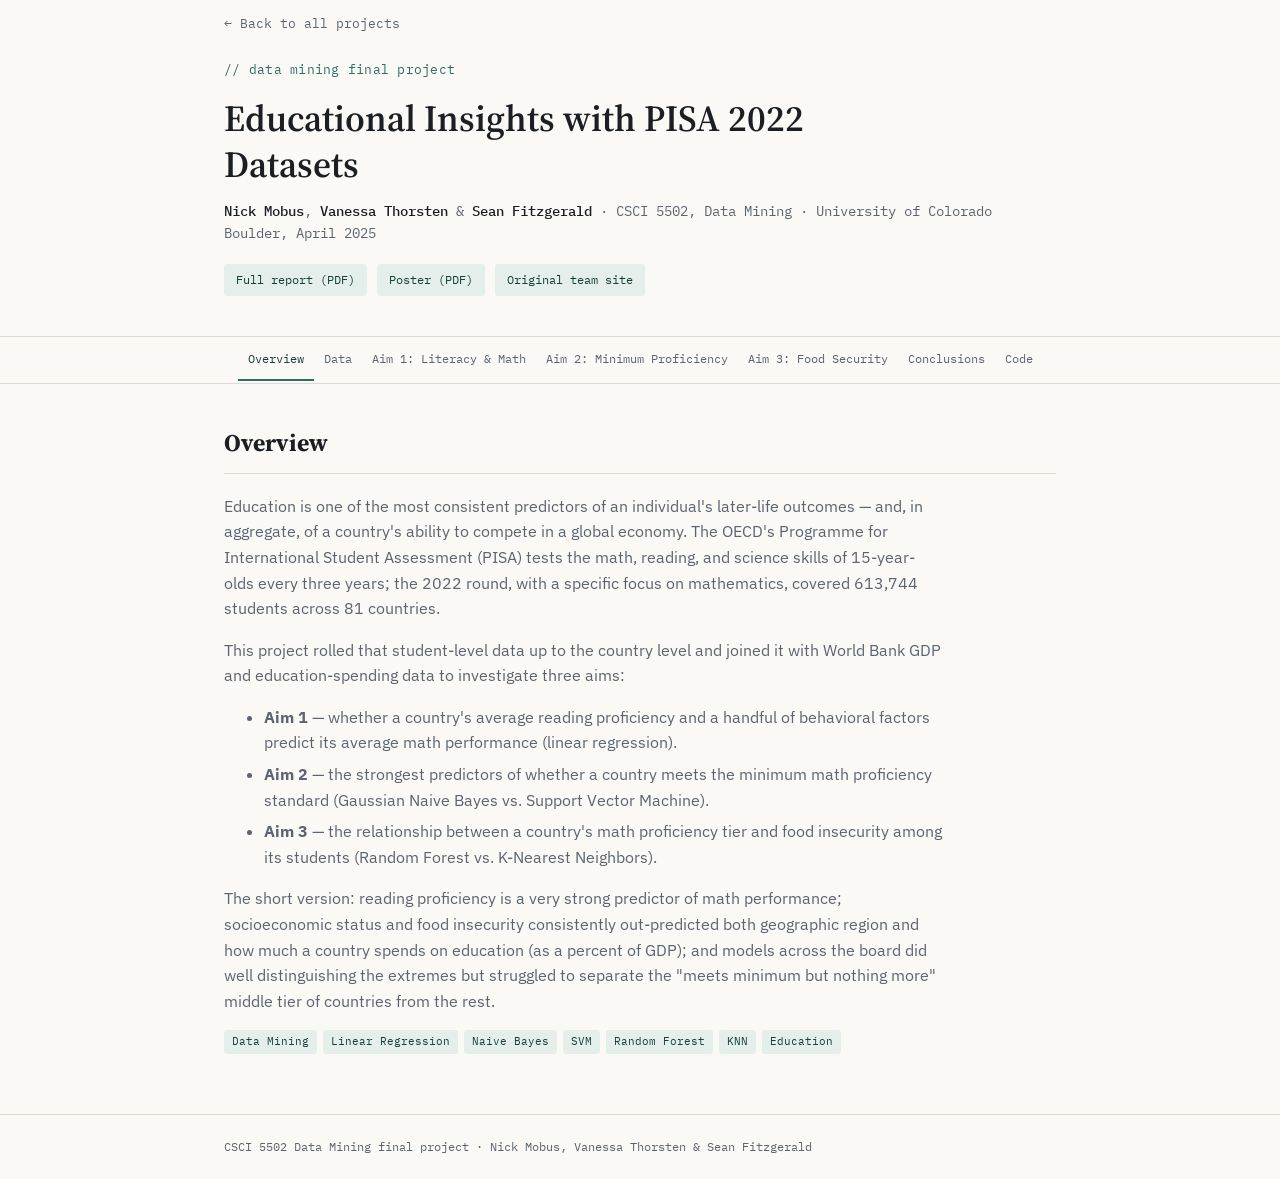
<file: projects/pisa-2022-insights/index.html>
<!DOCTYPE html>
<html lang="en">
<head>
  <meta charset="UTF-8" />
  <meta name="viewport" content="width=device-width, initial-scale=1.0" />
  <title>Educational Insights with PISA 2022 Datasets</title>
  <meta name="description" content="Data mining project analyzing OECD PISA 2022 results (613,744 students, 81 countries): linear regression, Naive Bayes, SVM, Random Forest, and KNN models exploring what predicts national math proficiency." />
  <link rel="preconnect" href="https://fonts.googleapis.com">
  <link rel="preconnect" href="https://fonts.gstatic.com" crossorigin>
  <link href="https://fonts.googleapis.com/css2?family=Source+Serif+4:opsz,wght@8..60,400;8..60,600&family=IBM+Plex+Sans:wght@400;500;600&family=IBM+Plex+Mono:wght@400;500&display=swap" rel="stylesheet">
  <style>
    :root {
      --paper: #faf9f6;
      --paper-raised: #ffffff;
      --ink: #1b1f23;
      --ink-soft: #5b6470;
      --hairline: #dedbd2;
      --accent: #2b6e63;
      --accent-tint: #e4efec;
      --accent-ink: #163f38;
      --font-display: "Source Serif 4", Georgia, serif;
      --font-body: "IBM Plex Sans", -apple-system, BlinkMacSystemFont, sans-serif;
      --font-mono: "IBM Plex Mono", "SFMono-Regular", Consolas, monospace;
      --radius: 3px;
      --wrap: 880px;
    }
    * { box-sizing: border-box; }
    html { scroll-behavior: smooth; }
    body {
      margin: 0;
      background: var(--paper);
      color: var(--ink);
      font-family: var(--font-body);
      line-height: 1.6;
      -webkit-font-smoothing: antialiased;
    }
    .wrap { max-width: var(--wrap); margin: 0 auto; padding: 0 24px; }
    a { color: var(--accent-ink); }

    .back-link {
      display: block;
      font-family: var(--font-mono);
      font-size: 0.8rem;
      color: var(--ink-soft);
      text-decoration: none;
      padding: 14px 0;
    }
    .back-link:hover { color: var(--accent-ink); }

    header.report-header {
      border-bottom: 1px solid var(--hairline);
      padding: 12px 0 40px;
    }
    .eyebrow {
      font-family: var(--font-mono);
      font-size: 0.8rem;
      color: var(--accent);
      margin: 0 0 14px;
      letter-spacing: 0.02em;
    }
    h1 {
      font-family: var(--font-display);
      font-weight: 600;
      font-size: clamp(1.7rem, 3.6vw, 2.3rem);
      line-height: 1.25;
      margin: 0 0 14px;
      max-width: 34ch;
    }
    .byline {
      font-family: var(--font-mono);
      font-size: 0.85rem;
      color: var(--ink-soft);
      margin: 0 0 20px;
    }
    .byline strong { color: var(--ink); font-weight: 500; }

    .resource-links {
      display: flex;
      flex-wrap: wrap;
      gap: 10px;
      margin-top: 8px;
    }
    .resource-links a {
      font-family: var(--font-mono);
      font-size: 0.78rem;
      color: var(--accent-ink);
      background: var(--accent-tint);
      border-radius: var(--radius);
      padding: 6px 12px;
      text-decoration: none;
    }
    .resource-links a:hover { text-decoration: underline; }

    /* Tab nav */
    .tabs {
      position: sticky;
      top: 0;
      z-index: 10;
      background: var(--paper);
      border-bottom: 1px solid var(--hairline);
    }
    .tabs .wrap {
      display: flex;
      flex-wrap: wrap;
      justify-content: center;
      padding-top: 2px;
      padding-bottom: 2px;
    }
    .tabs a {
      display: inline-block;
      font-family: var(--font-mono);
      font-size: 0.78rem;
      color: var(--ink-soft);
      text-decoration: none;
      padding: 10px 10px;
      border-bottom: 2px solid transparent;
      white-space: nowrap;
    }
    .tabs a:hover { color: var(--accent-ink); }
    .tabs a.active { color: var(--accent-ink); border-color: var(--accent); }

    section { display: none; padding: 40px 0 56px; }
    section.active { display: block; }

    section h2 {
      font-family: var(--font-display);
      font-size: 1.5rem;
      margin: 0 0 20px;
      border-bottom: 1px solid var(--hairline);
      padding-bottom: 10px;
    }
    section h3 {
      font-family: var(--font-display);
      font-size: 1.15rem;
      margin: 32px 0 12px;
    }
    section p { color: var(--ink-soft); max-width: 72ch; }
    section ul { color: var(--ink-soft); max-width: 72ch; }
    section li { margin-bottom: 6px; }

    figure { margin: 24px 0; }
    figure img {
      max-width: 100%;
      border: 1px solid var(--hairline);
      border-radius: var(--radius);
      background: var(--paper-raised);
      padding: 10px;
    }
    figcaption {
      font-family: var(--font-mono);
      font-size: 0.78rem;
      color: var(--ink-soft);
      margin-top: 8px;
    }

    .fig-grid {
      display: grid;
      grid-template-columns: repeat(auto-fit, minmax(300px, 1fr));
      gap: 24px;
    }

    table.results {
      width: 100%;
      border-collapse: collapse;
      font-size: 0.85rem;
      margin: 20px 0;
    }
    table.results caption {
      caption-side: top;
      text-align: left;
      font-family: var(--font-mono);
      font-size: 0.78rem;
      color: var(--ink-soft);
      margin-bottom: 10px;
    }
    table.results th, table.results td {
      border: 1px solid var(--hairline);
      padding: 8px 12px;
      text-align: left;
    }
    table.results thead th {
      background: var(--accent-tint);
      color: var(--accent-ink);
      font-family: var(--font-mono);
      font-weight: 500;
      font-size: 0.76rem;
    }
    td.num, th.num { font-family: var(--font-mono); font-variant-numeric: tabular-nums; }

    .tag-row { display: flex; flex-wrap: wrap; gap: 6px; margin: 16px 0 4px; }
    .tag {
      font-family: var(--font-mono);
      font-size: 0.7rem;
      color: var(--accent-ink);
      background: var(--accent-tint);
      padding: 3px 8px;
      border-radius: var(--radius);
    }

    .notebook-list { list-style: none; margin: 0; padding: 0; display: grid; gap: 8px; }
    .notebook-list a {
      display: block;
      font-family: var(--font-mono);
      font-size: 0.85rem;
      padding: 10px 14px;
      border: 1px solid var(--hairline);
      border-left: 3px solid var(--accent);
      border-radius: var(--radius);
      background: var(--paper-raised);
      text-decoration: none;
      color: var(--ink);
    }
    .notebook-list a:hover { border-color: var(--accent); }
    .notebook-list span { color: var(--ink-soft); font-family: var(--font-body); font-size: 0.82rem; }

    .callout {
      border: 1px solid var(--hairline);
      border-left: 3px solid var(--accent);
      border-radius: var(--radius);
      background: var(--paper-raised);
      padding: 14px 18px;
      margin: 20px 0;
      max-width: 72ch;
    }
    .callout p { margin: 0; }

    footer.report-footer {
      border-top: 1px solid var(--hairline);
      padding: 22px 0;
      font-family: var(--font-mono);
      font-size: 0.78rem;
      color: var(--ink-soft);
    }
  </style>
</head>
<body>

  <div class="wrap">
    <a class="back-link" href="../../index.html">&larr; Back to all projects</a>
  </div>

  <header class="report-header">
    <div class="wrap">
      <p class="eyebrow">// data mining final project</p>
      <h1>Educational Insights with PISA 2022 Datasets</h1>
      <p class="byline">
        <strong>Nick Mobus</strong>, <strong>Vanessa Thorsten</strong> &amp; <strong>Sean Fitzgerald</strong> &middot;
        CSCI 5502, Data Mining &middot; University of Colorado Boulder, April 2025
      </p>
      <div class="resource-links">
        <a href="PISA_2022_Final_Report.pdf" target="_blank">Full report (PDF)</a>
        <a href="PISA_2022_Poster.pdf" target="_blank">Poster (PDF)</a>
        <a href="https://seanfitzgerald11.wixsite.com/oecd-pisa-insights" target="_blank" rel="noopener">Original team site</a>
      </div>
    </div>
  </header>

  <nav class="tabs">
    <div class="wrap">
      <a href="#overview" class="active">Overview</a>
      <a href="#data">Data</a>
      <a href="#aim1">Aim 1: Literacy &amp; Math</a>
      <a href="#aim2">Aim 2: Minimum Proficiency</a>
      <a href="#aim3">Aim 3: Food Security</a>
      <a href="#conclusions">Conclusions</a>
      <a href="#code">Code</a>
    </div>
  </nav>

  <div class="wrap">

    <section id="overview" class="active">
      <h2>Overview</h2>
      <p>
        Education is one of the most consistent predictors of an individual's later-life outcomes &mdash; and, in
        aggregate, of a country's ability to compete in a global economy. The OECD's Programme for International
        Student Assessment (PISA) tests the math, reading, and science skills of 15-year-olds every three years; the
        2022 round, with a specific focus on mathematics, covered 613,744 students across 81 countries.
      </p>
      <p>
        This project rolled that student-level data up to the country level and joined it with World Bank GDP and
        education-spending data to investigate three aims:
      </p>
      <ul>
        <li><strong>Aim 1</strong> &mdash; whether a country's average reading proficiency and a handful of
          behavioral factors predict its average math performance (linear regression).</li>
        <li><strong>Aim 2</strong> &mdash; the strongest predictors of whether a country meets the minimum math
          proficiency standard (Gaussian Naive Bayes vs. Support Vector Machine).</li>
        <li><strong>Aim 3</strong> &mdash; the relationship between a country's math proficiency tier and food
          insecurity among its students (Random Forest vs. K-Nearest Neighbors).</li>
      </ul>
      <p>
        The short version: reading proficiency is a very strong predictor of math performance; socioeconomic status
        and food insecurity consistently out-predicted both geographic region and how much a country spends on
        education (as a percent of GDP); and models across the board did well distinguishing the extremes but
        struggled to separate the "meets minimum but nothing more" middle tier of countries from the rest.
      </p>
      <div class="tag-row">
        <span class="tag">Data Mining</span>
        <span class="tag">Linear Regression</span>
        <span class="tag">Naive Bayes</span>
        <span class="tag">SVM</span>
        <span class="tag">Random Forest</span>
        <span class="tag">KNN</span>
        <span class="tag">Education</span>
      </div>
    </section>

    <section id="data">
      <h2>Data</h2>
      <p>
        Data came from four sources: PISA 2022 student testing and socioeconomic-status (SES) results (OECD, via a
        signed data-use agreement), GDP per capita by country (World Bank, via Our World in Data), and government
        education expenditure as a percent of GDP (UNESCO / World Bank).
      </p>
      <figure>
        <img src="fig01_data_sources.png" alt="Diagram of data sources rolling up 613,744 student questionnaires into an 81-country analysis file with 119 variables, feeding into three research questions" />
        <figcaption>Figure 1 &mdash; how four separate data sources were combined into one 81-country analysis file.</figcaption>
      </figure>
      <h3>Cleaning &amp; preparation</h3>
      <p>
        Missing values were imputed with the median where rare, and countries were excluded from a given analysis
        where data was more broadly missing &mdash; for example, 15 countries didn't include the food-security
        questions in their student questionnaire, so they were dropped from any analysis involving that variable.
        Country names were standardized across sources, and dimensionality was reduced primarily by rolling up
        student-level responses (n = 613,744) to country-level weighted averages (n = 81), using each student's
        trimmed, non-response-adjusted survey weight.
      </p>
      <p>
        A Shapiro-Wilk test on the normalized average math scores came back non-normal (p = 0.027) &mdash; visible in
        the QQ-plot below &mdash; which was factored into model selection downstream.
      </p>
      <figure>
        <img src="fig02_qq_plot.png" alt="QQ-plot of normalized average PISA math proficiency scores showing deviation from normality" />
        <figcaption>Figure 2 &mdash; QQ-plot of normalized average math scores; the S-curve indicates the distribution isn't quite normal.</figcaption>
      </figure>
      <h3>What the data showed early on</h3>
      <p>
        Average math scores across countries ranged from 336 to 575 (mean 437.65, SD 58.19). Math, reading, and
        science scores were all highly correlated with each other (r &gt; 0.9). GDP and SES were both strongly
        correlated with achievement scores (r = 0.7), while a lack of grit and a lack of empathy were negatively
        correlated with achievement, and never (or almost never) going hungry was moderately positively correlated
        with achievement (r &asymp; 0.6).
      </p>
    </section>

    <section id="aim1">
      <h2>Aim 1: Literacy &amp; Math (Linear Regression)</h2>
      <p>
        The question: does a country's average reading proficiency &mdash; plus a set of behavioral variables &mdash;
        predict its average math proficiency? Plotting reading against math by country showed a clear, strong,
        positive linear relationship, which made linear regression a natural fit.
      </p>
      <figure>
        <img src="fig03_literacy_vs_math.png" alt="Scatter plot showing a strong positive linear relationship between average reading proficiency and average math proficiency across countries" />
        <figcaption>Figure 3 &mdash; average reading proficiency vs. average math proficiency, by country.</figcaption>
      </figure>
      <h3>From one predictor to a workable model</h3>
      <p>
        A model using reading performance alone already performed well (R&sup2; = 0.848).
      </p>
      <figure>
        <img src="table1_simple_regression.png" alt="OLS regression summary table for math proficiency predicted by reading proficiency alone, R-squared 0.848" />
        <figcaption>Table 1 &mdash; simple linear regression: math proficiency ~ reading proficiency.</figcaption>
      </figure>
      <p>
        Adding every available behavioral variable (each broken into 5&ndash;8 sub-variable proportions) produced 17
        independent variables &mdash; far too many for the sample size, leaving the model with only 1 residual degree
        of freedom and making it badly overfit. That model had to be discarded.
      </p>
      <p>
        Instead, each behavioral variable was collapsed into a single aggregate (e.g. "percent of students reporting
        a high love of learning"), and a subset regression tested every combination of the resulting 7 variables
        against RSS, adjusted R&sup2;, AIC, and BIC.
      </p>
      <figure>
        <img src="fig04_model_selection.png" alt="Four panel plot showing RSS, adjusted R-squared, AIC, and BIC against number of predictors, all identifying 2 predictors as optimal" />
        <figcaption>Figure 4 &mdash; model selection across predictor counts: all four metrics agree the 2-predictor model is best.</figcaption>
      </figure>
      <p>
        The best model used reading proficiency plus the aggregate "high love of learning" variable
        (R&sup2; = 0.899, adjusted R&sup2; = 0.894) &mdash; a meaningful, if modest, improvement over reading alone.
      </p>
      <figure>
        <img src="table2_multiple_regression.png" alt="OLS regression summary table for math proficiency predicted by reading proficiency and percent high love of learning, adjusted R-squared 0.894" />
        <figcaption>Table 2 &mdash; the selected 2-predictor model: math proficiency ~ reading proficiency + % high love of learning.</figcaption>
      </figure>
      <figure>
        <img src="table3_model_comparison.png" alt="Table comparing the reading-only model and the 2-predictor model on adjusted R-squared, AIC, BIC, and RMSE" />
        <figcaption>Table 3 &mdash; model comparison. The 2-predictor model wins on adjusted R&sup2; (0.894 vs. 0.848) and RMSE (18.95 vs. 20.75), despite a slightly worse AIC/BIC (expected, since AIC/BIC penalize the extra parameter).</figcaption>
      </figure>
      <figure>
        <img src="fig05_actual_vs_fitted.png" alt="Scatter plot of actual versus fitted math proficiency values for the selected model, closely following the diagonal" />
        <figcaption>Figure 5 &mdash; actual vs. fitted math proficiency for the selected model.</figcaption>
      </figure>
      <p>
        61 of the original 81 countries had complete data for this analysis after countries with missing values were
        dropped &mdash; a reasonable sample for a 2-parameter model, if not enough for the earlier 17-parameter one.
      </p>
    </section>

    <section id="aim2">
      <h2>Aim 2: Minimum Proficiency (Naive Bayes vs. SVM)</h2>
      <p>
        PISA's minimum math proficiency standard (Sustainable Development Goal 4.1.1) corresponds to a score of
        420.07 or higher. This aim treated that as a binary outcome &mdash; meets vs. doesn't meet &mdash; and asked
        which factors predict it: SES, percent of GDP spent on education, geographic region, and food insecurity.
      </p>
      <figure>
        <img src="fig06_gdp_ses_proficiency.png" alt="Joint scatter and density plot of GDP versus SES colored by whether countries met minimum math proficiency, showing below-minimum countries clustered at lower GDP and SES" />
        <figcaption>Figure 6 &mdash; GDP vs. SES by minimum-proficiency status. World Bank GDP and PISA-derived SES track closely, and with a few exceptions, countries below the minimum standard were also the poorest.</figcaption>
      </figure>
      <p>Continuous features were standardized before modeling:</p>
      <div class="fig-grid">
        <figure>
          <img src="fig07_original_data_summary.png" alt="Summary statistics table of SES and education spending percent GDP before scaling" />
          <figcaption>Figure 7 &mdash; SES and education-spending summary statistics before scaling.</figcaption>
        </figure>
        <figure>
          <img src="fig08_transformed_data_summary.png" alt="Summary statistics table of SES and education spending percent GDP after StandardScaler transformation, mean approximately zero" />
          <figcaption>Figure 8 &mdash; the same variables after StandardScaler transformation.</figcaption>
        </figure>
      </div>
      <h3>Tuning</h3>
      <p>
        Both models were tuned with GridSearchCV. Gaussian Naive Bayes has one real hyperparameter,
        <code>var_smoothing</code>; values from the default (1e-9) up through 1e-4 were tested, and the default
        proved best. For SVM, three hyperparameters were tuned: <code>C</code> (0.1&ndash;100, best at 0.1, i.e. a
        soft margin), <code>kernel</code> (linear, polynomial, and RBF tested; RBF won), and <code>gamma</code>
        (best at "scale").
      </p>
      <figure>
        <img src="table4_nb_svm_metrics.png" alt="Table of accuracy, precision, recall, and f1-score for Gaussian Naive Bayes and SVM predicting minimum math proficiency" />
        <figcaption>Table 4 &mdash; evaluation metrics for both classifiers on the test set.</figcaption>
      </figure>
      <p>
        Even after tuning, SVM badly overpredicted the "meets minimum" class &mdash; to the point that it never
        classified a single test-set country as below minimum proficiency. Gaussian Naive Bayes handled both classes
        reasonably well, with accuracy, precision, recall, and F1 all at or above 71%.
      </p>
      <figure>
        <img src="fig09_roc_nb_svm.png" alt="ROC curve comparison of Gaussian Naive Bayes (AUC 0.96) and SVM (AUC 0.92)" />
        <figcaption>Figure 9 &mdash; ROC comparison: Naive Bayes (AUC = 0.96) matched or outperformed SVM (AUC = 0.92) at every threshold.</figcaption>
      </figure>
      <figure>
        <img src="fig10_feature_importance_nb.png" alt="Bar chart of Gaussian Naive Bayes feature importance by mean difference, led by SES, then food insecurity proportions, then Western Europe region, then education spending" />
        <figcaption>Figure 10 &mdash; feature importance (mean difference) for the Naive Bayes model. Average SES ranked highest, closely followed by the food-insecurity proportions; education spending as a percent of GDP, while still significant, ranked well behind those.</figcaption>
      </figure>
    </section>

    <section id="aim3">
      <h2>Aim 3: Food Security (Random Forest vs. KNN)</h2>
      <p>
        This aim split countries into three tiers &mdash; below minimum proficiency (&lt;420.07), meets minimum
        (420.07&ndash;482.38), and exceeds minimum (482.38+) &mdash; and asked how food insecurity, SES, and GDP
        relate to that tier. The food-insecurity measure was the weighted proportion of students per country who
        reported not eating, due to lack of money, two or more times in the last 30 days.
      </p>
      <figure>
        <img src="fig11_hunger_boxplot.png" alt="Boxplot showing the percentage of students not eating two or more times a week decreasing across the three math proficiency tiers" />
        <figcaption>Figure 11 &mdash; food insecurity by proficiency tier: countries below minimum proficiency had a visibly higher median rate of student food insecurity.</figcaption>
      </figure>
      <h3>Tuning</h3>
      <p>
        Random Forest was tuned over <code>n_estimators</code> (300, 400, 500) and <code>max_depth</code> (2, 3, 5,
        8), with balanced class weights to offset the class imbalance; the best model used 300 estimators and a max
        depth of 2. KNN was tuned over <code>n_neighbors</code> (2&ndash;5) and distance metric (Euclidean, Manhattan,
        max, Minkowski); the best model used 2 neighbors and the Euclidean metric. Region was dropped as
        uninformative for both models, and KNN in particular performed better once narrowed to just SES, GDP, and
        food security.
      </p>
      <figure>
        <img src="table5_rf_knn_metrics.png" alt="Table of precision, recall, and f1-score for Random Forest and KNN across the three proficiency tiers" />
        <figcaption>Table 5 &mdash; evaluation metrics for both models across all three tiers.</figcaption>
      </figure>
      <p>
        Random Forest outperformed KNN at both extremes &mdash; below minimum (precision 0.80, recall 0.89, F1 0.84
        vs. KNN's 0.72 / 0.89 / 0.80) and above minimum (precision 0.65, recall 1.00, F1 0.77 vs. KNN's 0.50 / 0.60 /
        0.54). Neither model, however, classified the middle "meets minimum" tier better than chance would.
      </p>
      <figure>
        <img src="fig12_roc_rf_knn.png" alt="Micro-averaged one-vs-rest ROC curves for Random Forest (AUC 0.87) and KNN (AUC 0.79)" />
        <figcaption>Figure 12 &mdash; micro-averaged ROC: Random Forest (AUC = 0.87) vs. KNN (AUC = 0.79).</figcaption>
      </figure>
      <figure>
        <img src="fig13_feature_importance_rf.png" alt="Bar chart of Random Forest Gini feature importance led by country GDP, then SES, then food insecurity, then life satisfaction" />
        <figcaption>Figure 13 &mdash; Random Forest feature importance. Country-level GDP and average SES ranked ahead of food insecurity, which itself outranked education spending as a percent of GDP.</figcaption>
      </figure>
    </section>

    <section id="conclusions">
      <h2>Conclusions</h2>
      <p>
        Reading and math proficiency are, unsurprisingly, tightly linked &mdash; but a country's subjective "love of
        learning" adds real (if modest) predictive value on top of raw literacy. More strikingly, the same handful
        of socioeconomic factors kept surfacing as the strongest predictors across every model type tried: average
        SES, national GDP, and food insecurity consistently outranked both geographic region and the specific
        behavioral variables (growth mindset, grit, empathy) included in the models.
      </p>
      <div class="callout">
        <p>
          The most counterintuitive finding: how much of its GDP a country spends on education was still a
          statistically significant predictor everywhere it was included &mdash; but it was never one of the
          <em>most important</em> predictors. Basic economic stability and food security outranked education
          spending itself. That's a genuinely interesting result for education policy, and it's the kind of thing
          that warrants more granular follow-up (how money is spent, not just how much).
        </p>
      </div>
      <p>
        A consistent limitation across all three aims: PISA's own scoring methodology (how raw responses become a
        proficiency score) isn't fully transparent, which meant relying on country-level aggregates rather than the
        much richer student-level data actually available. All three models also struggled specifically with
        countries in the "meets minimum, but nothing more" middle tier &mdash; suggesting the factors that separate
        strong and weak performers may not be the same factors that separate merely-adequate performers from either
        end.
      </p>
      <p>
        Proposed future work: use unsupervised learning to build student-level proficiency clusters (rather than
        country-level aggregates) as a first pass, then re-run this same style of analysis at that more granular
        level &mdash; combined with more detailed data on how, not just how much, countries spend on education.
      </p>
    </section>

    <section id="code">
      <h2>Code</h2>
      <p>
        This was a 3-person team project. The notebooks below cover data preparation and all three aims; each was
        individually checked to confirm it works only from the pre-aggregated, 81-country dataset before being
        published here (see the note below).
      </p>
      <h3>Data preparation</h3>
      <ul class="notebook-list">
        <li><a href="https://github.com/NickMobus/NickMobus.github.io/blob/main/projects/pisa-2022-insights/2_PISA_data_by_country.ipynb">2_PISA_data_by_country.ipynb</a><br><span>Rolls up student-level PISA responses to country-level weighted averages and joins in GDP / education-spending data.</span></li>
      </ul>
      <h3>Aim 1: Literacy &amp; Math</h3>
      <ul class="notebook-list">
        <li><a href="https://github.com/NickMobus/NickMobus.github.io/blob/main/projects/pisa-2022-insights/5a_PISA_Continuous_Outcome_Models.ipynb">5a_PISA_Continuous_Outcome_Models.ipynb</a><br><span>Linear regression models predicting average math proficiency from reading proficiency and behavioral variables.</span></li>
      </ul>
      <h3>Aim 2: Minimum Proficiency</h3>
      <ul class="notebook-list">
        <li><a href="https://github.com/NickMobus/NickMobus.github.io/blob/main/projects/pisa-2022-insights/5b_PISA_Binary_Outcome_Models.ipynb">5b_PISA_Binary_Outcome_Models.ipynb</a><br><span>Gaussian Naive Bayes and SVM models classifying countries by minimum math proficiency.</span></li>
      </ul>
      <h3>Aim 3: Food Security</h3>
      <ul class="notebook-list">
        <li><a href="https://github.com/NickMobus/NickMobus.github.io/blob/main/projects/pisa-2022-insights/5c_PISA_Categorical_Outcome_Models.ipynb">5c_PISA_Categorical_Outcome_Models.ipynb</a><br><span>Random Forest and KNN models classifying countries into the three proficiency tiers.</span></li>
      </ul>
      <h3>Supplementary EDA</h3>
      <ul class="notebook-list">
        <li><a href="https://github.com/NickMobus/NickMobus.github.io/blob/main/projects/pisa-2022-insights/3a_PISA_QQ_plots.ipynb">3a_PISA_QQ_plots.ipynb</a><br><span>Normality checks for math/reading/science proficiency scores (source of Figure 2).</span></li>
        <li><a href="https://github.com/NickMobus/NickMobus.github.io/blob/main/projects/pisa-2022-insights/3b_GDP_Percent_GDP_QQ_plots.ipynb">3b_GDP_Percent_GDP_QQ_plots.ipynb</a><br><span>Normality checks for GDP and education-spending variables.</span></li>
        <li><a href="https://github.com/NickMobus/NickMobus.github.io/blob/main/projects/pisa-2022-insights/3c_SES_Mean_All_Normalized_and_QQ.ipynb">3c_SES_Mean_All_Normalized_and_QQ.ipynb</a><br><span>Normalization and normality checks for the socioeconomic status variable.</span></li>
        <li><a href="https://github.com/NickMobus/NickMobus.github.io/blob/main/projects/pisa-2022-insights/4_PISA_Visualizations.ipynb">4_PISA_Visualizations.ipynb</a><br><span>Broader exploratory visualizations across the country-level dataset.</span></li>
      </ul>
      <h3>Supporting data</h3>
      <ul class="notebook-list">
        <li><a href="PISA_Country_level_data_mathematics.xlsx">PISA_Country_level_data_mathematics.xlsx</a><br><span>Country-level math proficiency data, transcribed from OECD's own published PISA 2022 Results tables.</span></li>
        <li><a href="PISA_Country_Codes.xlsx">PISA_Country_Codes.xlsx</a><br><span>Lookup table mapping PISA country ID codes to country names.</span></li>
        <li><a href="PISA2022_Tables_Figures_Links_Volumes1_and_2.xlsx">PISA2022_Tables_Figures_Links_Volumes1_and_2.xlsx</a><br><span>OECD's own index of figure/table references from the official PISA 2022 Results volumes.</span></li>
        <li><a href="https://github.com/NickMobus/NickMobus.github.io/blob/main/projects/pisa-2022-insights/gdp-per-capita-worldbank.csv">gdp-per-capita-worldbank.csv</a><br><span>GDP per capita by country, World Bank data via Our World in Data.</span></li>
      </ul>
      <div class="callout">
        <p>
          <strong>A note on data access:</strong> the underlying PISA 2022 student-level microdata (613,744 records)
          is only available after completing OECD's data-use agreement, which restricts redistribution of the raw
          file. It isn't included here. One notebook from the original project &mdash; which loaded and previewed
          that raw student-level file directly &mdash; was deliberately left out of this page rather than published
          with its outputs stripped, since its content is already fully covered by the data-preparation notebook
          above. Every notebook published here was individually checked to confirm its saved outputs contain only
          aggregate, country-level statistics, consistent with what the team's own report and poster present.
        </p>
      </div>
    </section>

  </div>

  <footer class="report-footer">
    <div class="wrap">
      <span>CSCI 5502 Data Mining final project &middot; Nick Mobus, Vanessa Thorsten &amp; Sean Fitzgerald</span>
    </div>
  </footer>

  <script>
    const tabs = document.querySelectorAll('.tabs a');
    const allSections = document.querySelectorAll('section[id]');

    function activate(id) {
      tabs.forEach(t => t.classList.toggle('active', t.getAttribute('href') === '#' + id));
      allSections.forEach(s => s.classList.toggle('active', s.id === id));
    }

    tabs.forEach(tab => {
      tab.addEventListener('click', (e) => {
        e.preventDefault();
        const id = tab.getAttribute('href').slice(1);
        activate(id);
        history.replaceState(null, '', '#' + id);
        window.scrollTo({ top: 0 });
      });
    });

    const initial = window.location.hash ? window.location.hash.slice(1) : 'overview';
    activate(document.getElementById(initial) ? initial : 'overview');
  </script>

</body>
</html>
</file>
<file: assets/css/style.css>
/* ---------------------------------------------------------------
   Design tokens
   Palette: paper background, ink text, deep teal accent — a quiet
   "lab notebook" feel rather than a generic dark or cream template.
------------------------------------------------------------------*/
:root {
  --paper: #faf9f6;
  --paper-raised: #ffffff;
  --ink: #1b1f23;
  --ink-soft: #5b6470;
  --hairline: #dedbd2;
  --accent: #2b6e63;
  --accent-tint: #e4efec;
  --accent-ink: #163f38;

  --font-display: "Source Serif 4", Georgia, serif;
  --font-body: "IBM Plex Sans", -apple-system, BlinkMacSystemFont, sans-serif;
  --font-mono: "IBM Plex Mono", "SFMono-Regular", Consolas, monospace;

  --radius: 3px;
  --wrap: 880px;
}

* { box-sizing: border-box; }

html { scroll-behavior: smooth; }

body {
  margin: 0;
  background: var(--paper);
  color: var(--ink);
  font-family: var(--font-body);
  line-height: 1.55;
  -webkit-font-smoothing: antialiased;
}

.wrap {
  max-width: var(--wrap);
  margin: 0 auto;
  padding: 0 24px;
}

a {
  color: var(--accent-ink);
}

a:focus-visible,
button:focus-visible {
  outline: 2px solid var(--accent);
  outline-offset: 2px;
}

/* ---------------------------------------------------------------
   Header
------------------------------------------------------------------*/
.site-header {
  border-bottom: 1px solid var(--hairline);
  background: var(--paper);
  position: sticky;
  top: 0;
  z-index: 10;
}

.header-inner {
  display: flex;
  align-items: center;
  justify-content: space-between;
  padding-top: 18px;
  padding-bottom: 18px;
  flex-wrap: wrap;
  gap: 12px;
}

.wordmark {
  font-family: var(--font-display);
  font-weight: 600;
  font-size: 1.15rem;
  color: var(--ink);
  text-decoration: none;
  letter-spacing: 0.01em;
}

.site-nav {
  display: flex;
  gap: 22px;
  font-family: var(--font-mono);
  font-size: 0.85rem;
}

.site-nav a {
  text-decoration: none;
  color: var(--ink-soft);
  border-bottom: 1px solid transparent;
  padding-bottom: 2px;
  transition: color 0.15s ease, border-color 0.15s ease;
}

.site-nav a:hover {
  color: var(--accent-ink);
  border-color: var(--accent);
}

/* ---------------------------------------------------------------
   Hero
------------------------------------------------------------------*/
.hero {
  padding: 72px 24px 48px;
  max-width: 720px;
}

.eyebrow {
  font-family: var(--font-mono);
  font-size: 0.8rem;
  color: var(--accent);
  margin: 0 0 14px;
  letter-spacing: 0.02em;
}

.hero h1 {
  font-family: var(--font-display);
  font-weight: 600;
  font-size: clamp(1.9rem, 4vw, 2.6rem);
  line-height: 1.2;
  margin: 0 0 18px;
}

.hero-sub {
  color: var(--ink-soft);
  font-size: 1.05rem;
  max-width: 56ch;
  margin: 0;
}

/* ---------------------------------------------------------------
   Projects
------------------------------------------------------------------*/
.projects {
  padding: 24px 24px 64px;
}

.section-head {
  display: flex;
  align-items: baseline;
  justify-content: space-between;
  border-bottom: 1px solid var(--hairline);
  padding-bottom: 10px;
  margin-bottom: 28px;
}

.section-head h2 {
  font-family: var(--font-display);
  font-size: 1.4rem;
  margin: 0;
}

.count {
  font-family: var(--font-mono);
  font-size: 0.8rem;
  color: var(--ink-soft);
}

.project-grid {
  display: grid;
  grid-template-columns: repeat(auto-fill, minmax(280px, 1fr));
  gap: 20px;
}

.loading,
.error {
  font-family: var(--font-mono);
  font-size: 0.9rem;
  color: var(--ink-soft);
}

.project-card {
  display: flex;
  flex-direction: column;
  background: var(--paper-raised);
  border: 1px solid var(--hairline);
  border-left: 3px solid var(--accent);
  border-radius: var(--radius);
  padding: 20px 22px;
  text-decoration: none;
  color: inherit;
  transition: transform 0.15s ease, box-shadow 0.15s ease, border-color 0.15s ease;
}

.project-card:hover,
.project-card:focus-visible {
  transform: translateY(-2px);
  box-shadow: 0 6px 18px rgba(27, 31, 35, 0.08);
}

.card-top {
  display: flex;
  justify-content: space-between;
  align-items: center;
  margin-bottom: 10px;
  font-family: var(--font-mono);
  font-size: 0.72rem;
  color: var(--ink-soft);
  text-transform: uppercase;
  letter-spacing: 0.04em;
}

.card-status {
  padding: 2px 8px;
  border-radius: 999px;
  background: var(--accent-tint);
  color: var(--accent-ink);
}

.project-card h3 {
  font-family: var(--font-display);
  font-size: 1.15rem;
  margin: 0 0 8px;
  color: var(--ink);
}

.project-card p {
  font-size: 0.92rem;
  color: var(--ink-soft);
  margin: 0 0 14px;
  flex-grow: 1;
}

.card-tags {
  display: flex;
  flex-wrap: wrap;
  gap: 6px;
  margin-bottom: 6px;
}

.tag {
  font-family: var(--font-mono);
  font-size: 0.7rem;
  color: var(--accent-ink);
  background: var(--accent-tint);
  padding: 3px 8px;
  border-radius: var(--radius);
}

.card-link-label {
  font-family: var(--font-mono);
  font-size: 0.78rem;
  color: var(--accent);
}

.project-card:hover .card-link-label {
  text-decoration: underline;
}

/* ---------------------------------------------------------------
   About
------------------------------------------------------------------*/
.about {
  padding: 24px 24px 72px;
  max-width: 700px;
}

.about h2 {
  font-family: var(--font-display);
  font-size: 1.4rem;
}

.about p {
  color: var(--ink-soft);
}

.contact-line a {
  color: var(--accent-ink);
}

/* ---------------------------------------------------------------
   Footer
------------------------------------------------------------------*/
.site-footer {
  border-top: 1px solid var(--hairline);
  padding: 22px 24px;
  font-family: var(--font-mono);
  font-size: 0.78rem;
  color: var(--ink-soft);
}

.site-footer .wrap {
  display: flex;
  justify-content: space-between;
  flex-wrap: wrap;
  gap: 10px;
}

.site-footer a {
  color: var(--ink-soft);
}

/* ---------------------------------------------------------------
   Reduced motion
------------------------------------------------------------------*/
@media (prefers-reduced-motion: reduce) {
  html { scroll-behavior: auto; }
  .project-card { transition: none; }
}
</file>
